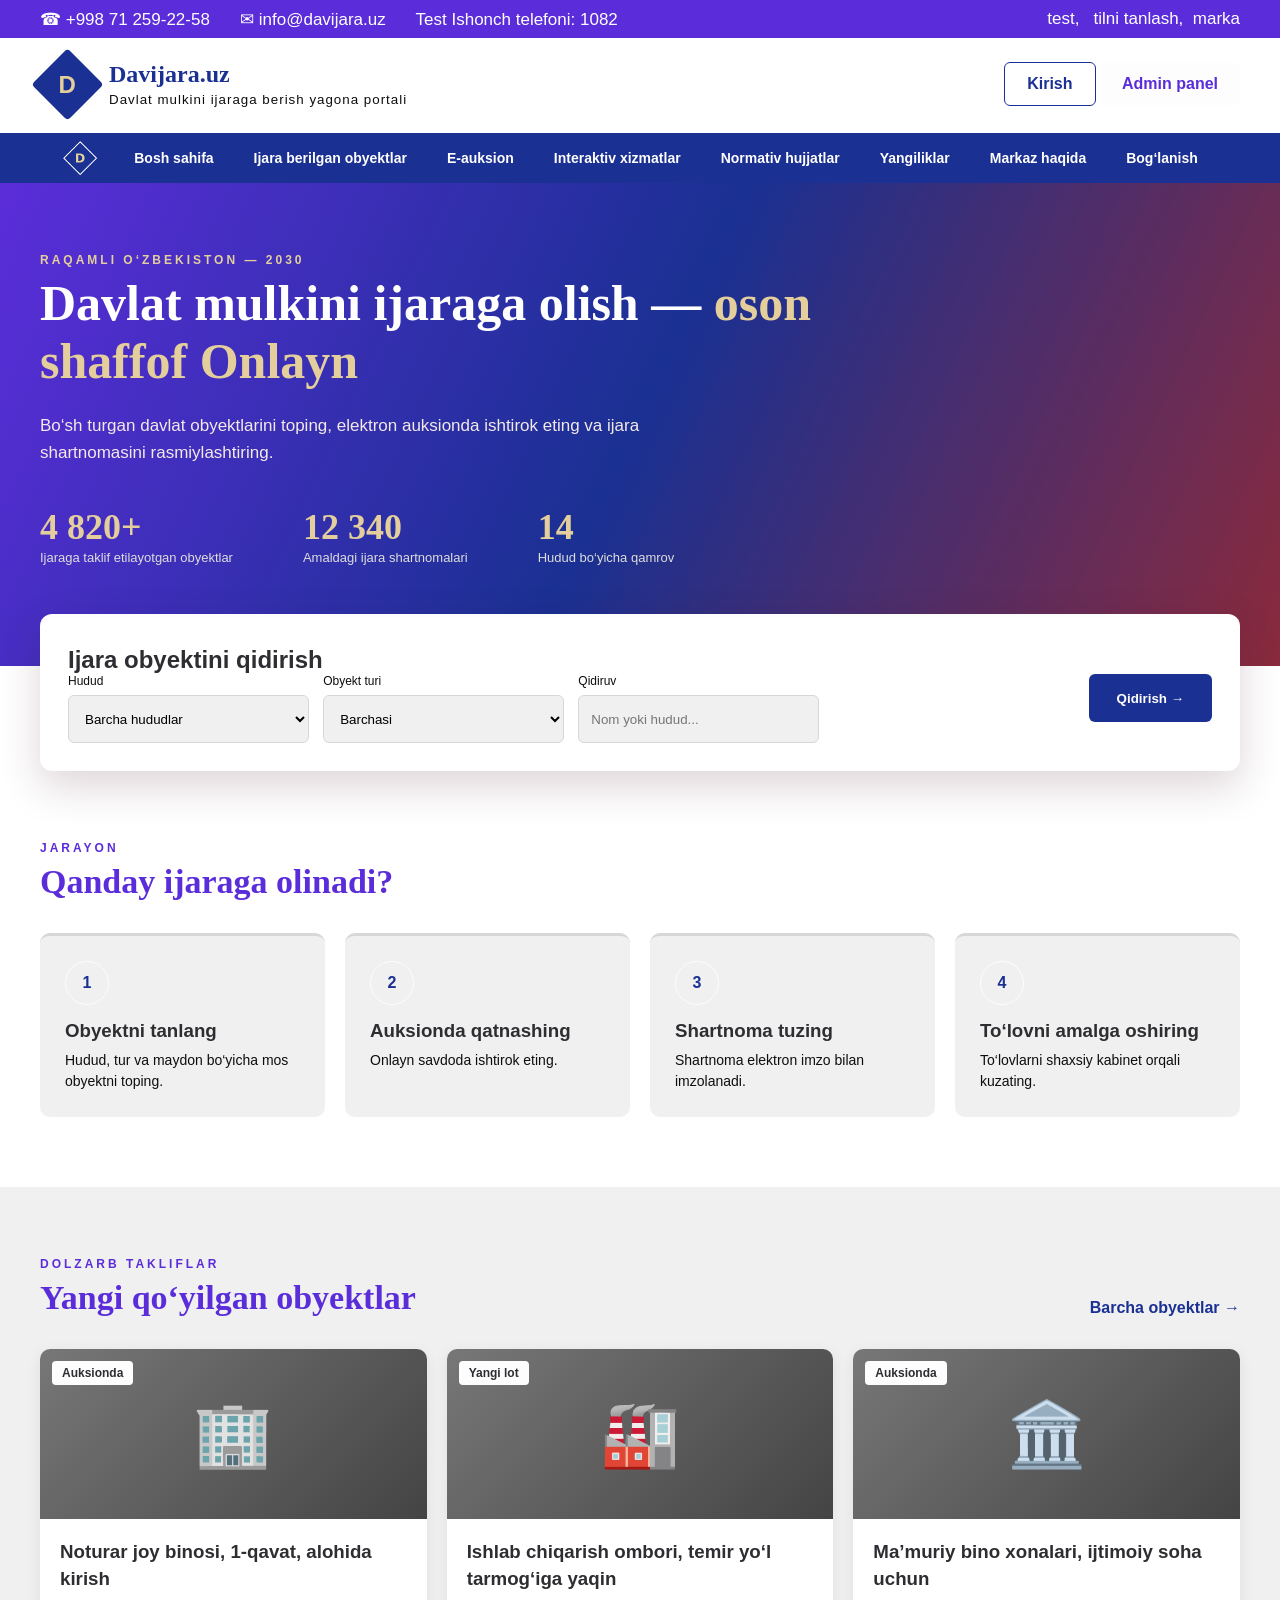
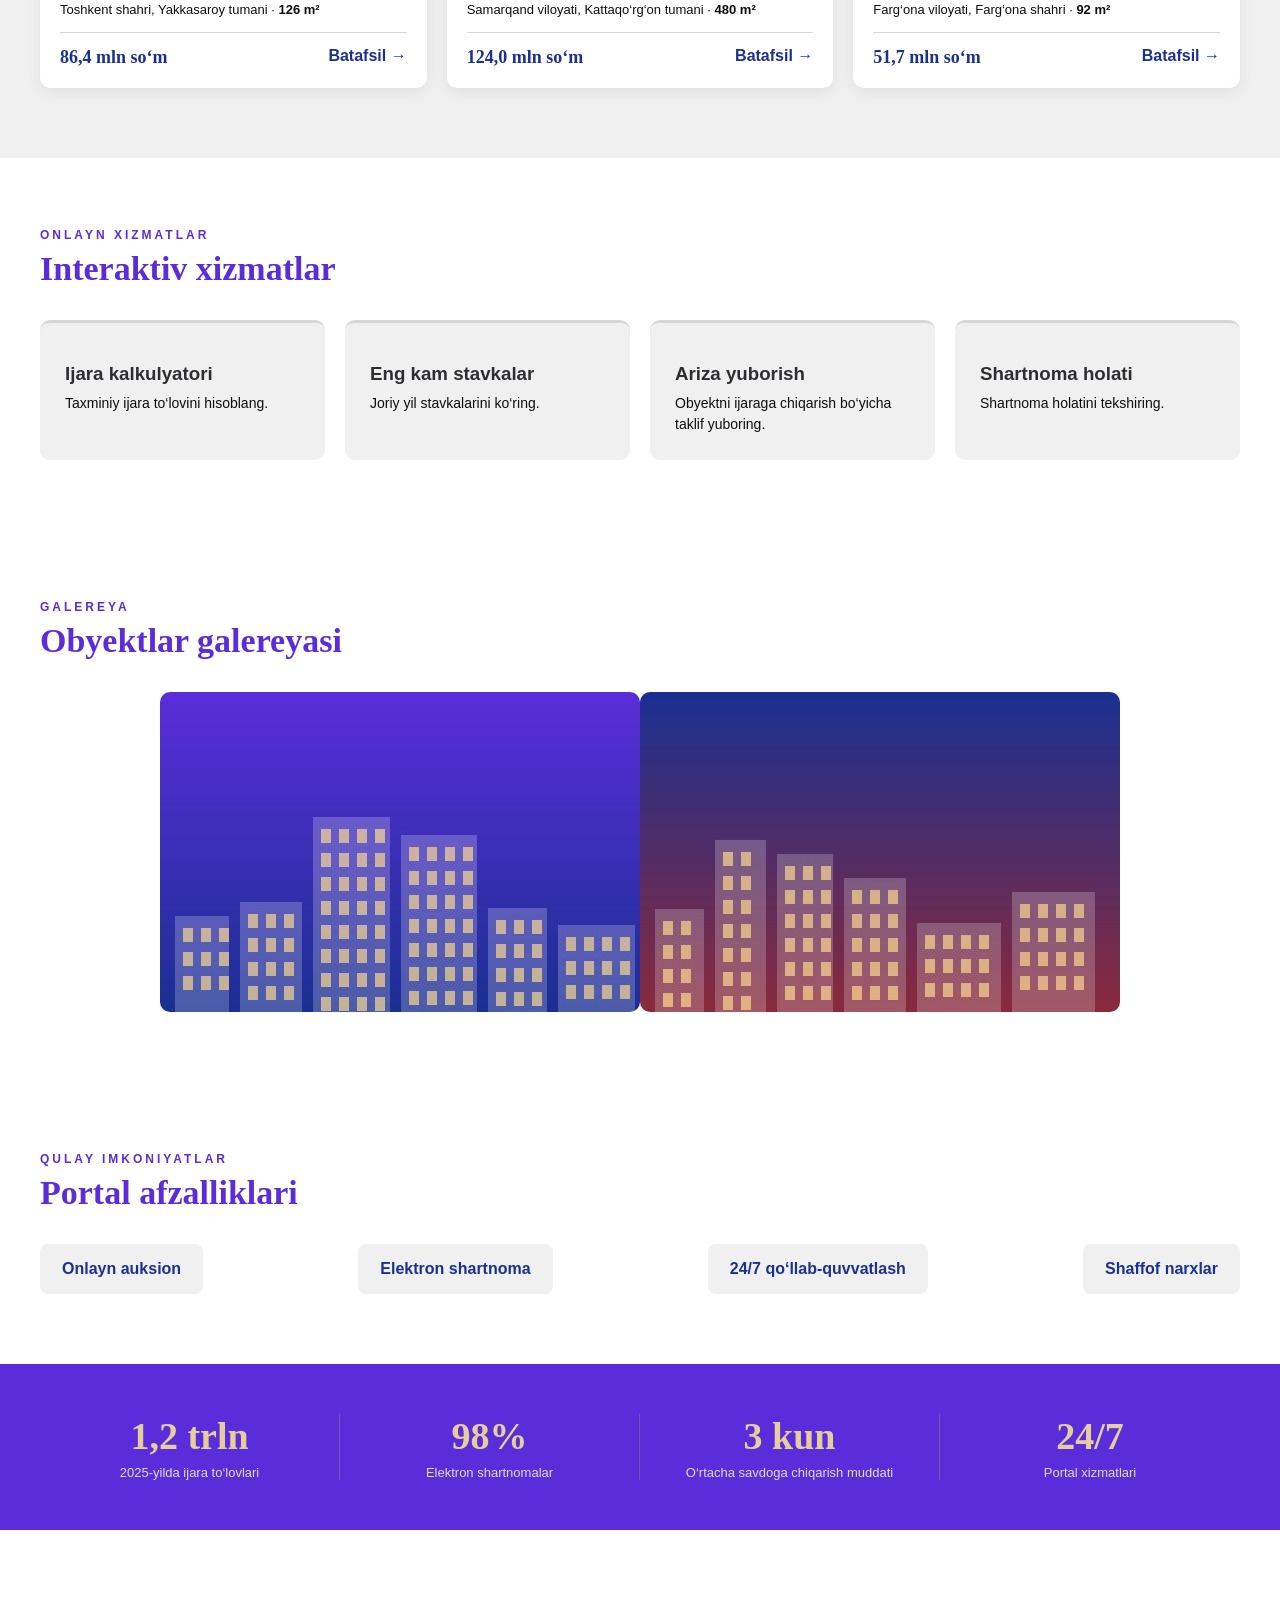
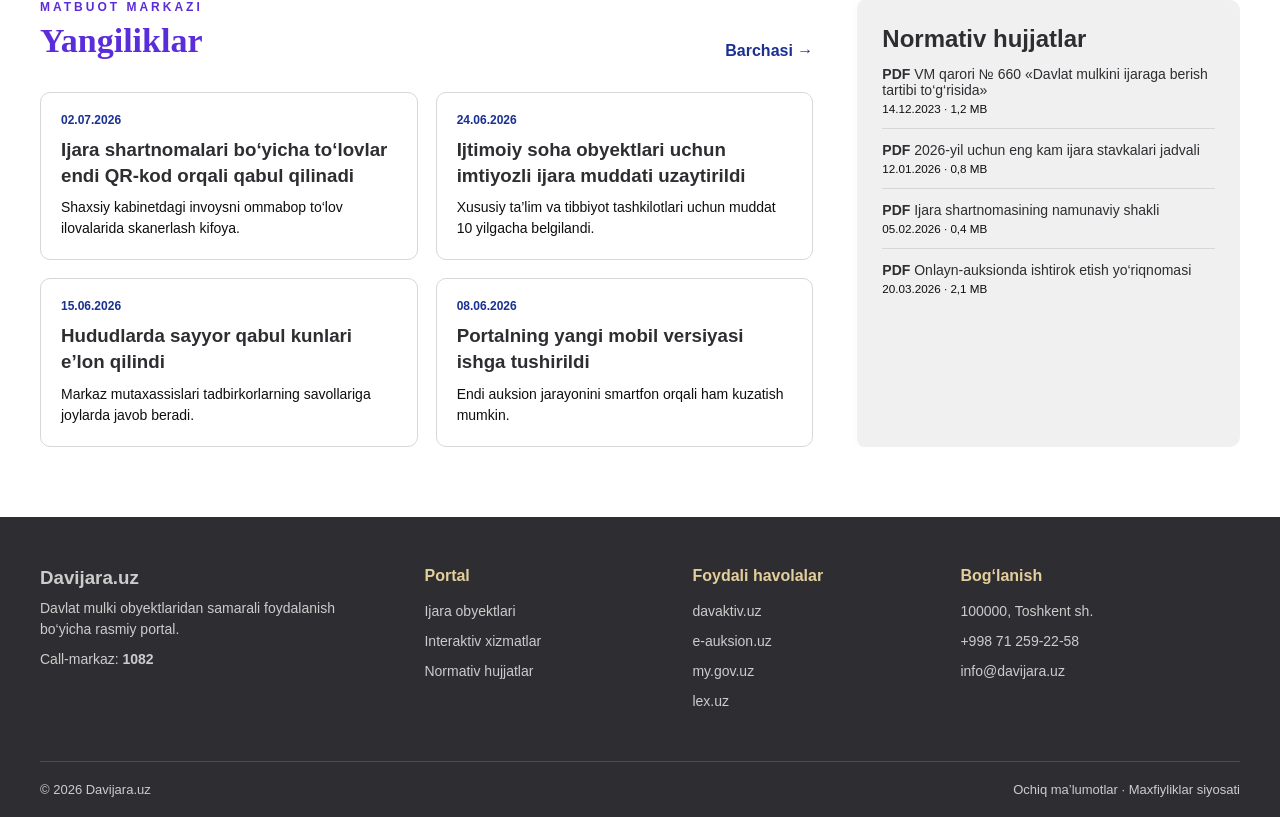
<file: index.html>
<!doctype html>
<html lang="uz"><head>
    <meta charset="UTF-8">
    <meta name="viewport" content="width=device-width,initial-scale=1">
    <title>Ijara-test</title>
    <link rel="stylesheet" href="css/style.css">
    <link rel="icon" href="favicon.ico"></head>
    <body>
    <a href="#main" class="skip-link">Asosiy mazmunga o'tish</a>
    <div class="topbar">
        <div class="container"><div>☎ <span data-phone>+998 71 259-22-58</span> &nbsp; ✉ <span data-email>info@davijara.uz</span> &nbsp; Test Ishonch telefoni:
        <span data-hotline>1082</span>
    </div><div> test, &nbsp; tilni tanlash, &nbsp;marka</div></div></div>
    <header><div class="container header-main">
        <a class="brand" href="index.html" style="text-decoration:none">
            <div class="logo"><span>D</span></div><div class="brand-text">
                <b data-site-name>Davijara.uz</b>
                <small>Davlat mulkini ijaraga berish yagona portali</small>
            </div></a><div><a class="btn btn-outline" href="pages/login.html">Kirish</a>
                            <a class="btn btn-gold" href="pages/admin.html">Admin panel</a>
        </div></div>
    </header>
    <nav>
        <div class="container">
            <img src="images/logo-icon.png" alt="Markaz.uz logotipi">
            <ul class="nav-list">
                <li><a href="index.html">Bosh sahifa</a></li>
                <li><a href="pages/objects.html">Ijara berilgan obyektlar</a></li>
                <li><a href="#">E-auksion</a></li>
                <li><a href="pages/services.html">Interaktiv xizmatlar</a></li>
                <li><a href="pages/docs.html">Normativ hujjatlar</a></li>
                <li><a href="pages/news.html">Yangiliklar</a></li>
                <li><a href="#">Markaz haqida</a></li>
                <li><a href="#">Bog‘lanish</a></li>
            </ul>
        </div>
    </nav>
    <main id="main">
    <div class="hero">
        <div class="container">
            <div class="sec-eyebrow">Raqamli O‘zbekiston — 2030 </div>
            <h1>Davlat mulkini ijaraga olish —
                <span class="word-rotator">
                <em>oson</em>
                <em>shaffof</em>
                <em>Onlayn</em>
            </span>
            </h1>
            <p>Bo‘sh turgan davlat obyektlarini toping, elektron auksionda ishtirok eting va ijara shartnomasini rasmiylashtiring.</p>
            <div class="hero-stats"><div>
                <strong>4 820+</strong>
                <span>Ijaraga taklif etilayotgan obyektlar</span>
            </div>
            <div>
                <strong>12 340</strong>
                <span>Amaldagi ijara shartnomalari</span>
            </div>
            <div>
                <strong>14</strong>
                <span>Hudud bo‘yicha qamrov</span>
            </div>
        </div>
    </div>
</div>
<div class="container search-wrap">
    <div class="search">
        <h2>Ijara obyektini qidirish</h2>
        <div class="search-row">
            <div class="field">
               <label for="region">Hudud</label>
                <select id="region">
                    <option value="">Barcha hududlar</option>
                    <option value="">Qoraqalpog'iston Respublikasi</option>
                    <option value="">Andijon viloyatii </option>
                    <option value="">Buxoro viloyati</option>
                    <option value="">Jizzax viloyati</option>
                    <option value="">Qashqadaryo viloyati</option>
                </select>
            </div>
            <div class="field">
                <label for="type">Obyekt turi</label>
                <select id="type">
                    <option value="">Barchasi</option>
                </select>
            </div>
            <div class="field"><label for="query">Qidiruv</label>
                <input id="query" placeholder="Nom yoki hudud...">
            </div>
            <div>

            </div>
            <button class="search-btn" onclick="location.href='pages/objects.html'">Qidirish →</button>
        </div></div></div><section><div class="container">
            <div class="sec-head"><div>
                <div class="sec-eyebrow">Jarayon</div>
                <div class="sec-title">Qanday ijaraga olinadi?</div></div></div>
            <div class="steps">
                <div class="step">
                    <div class="num-circle">1</div>
                    <h3>Obyektni tanlang</h3>
                    <p>Hudud, tur va maydon bo‘yicha mos obyektni toping.</p>
                </div><div class="step">
                    <div class="num-circle">2</div>
                    <h3>Auksionda qatnashing</h3>
                    <p>Onlayn savdoda ishtirok eting.</p>
                </div>
                <div class="step">
                    <div class="num-circle">3</div>
                    <h3>Shartnoma tuzing</h3>
                    <p>Shartnoma elektron imzo bilan imzolanadi.</p>
                </div>
                <div class="step">
                    <div class="num-circle">4</div>
                    <h3>To‘lovni amalga oshiring</h3>
                    <p>To‘lovlarni shaxsiy kabinet orqali kuzating.</p>
                </div>
            </div>
        </div>
    </section>
    <section class="lots-sec">
        <div class="container">
            <div class="sec-head">
                <div>
                    <div class="sec-eyebrow">Dolzarb takliflar</div>
                    <div class="sec-title">Yangi qo‘yilgan obyektlar</div>
                </div>
                <a class="sec-link" href="pages/objects.html">Barcha obyektlar →</a>
            </div>
            <div class="lots" id="lots"></div>
        </div>
    </section>
    <section><div class="container">
        <div class="sec-head"><div>
            <div class="sec-eyebrow">Onlayn xizmatlar</div>
            <div class="sec-title">Interaktiv xizmatlar</div>
        </div>
    </div>
    <div class="services">
        <div class="svc">
            <h3>Ijara kalkulyatori</h3>
            <p>Taxminiy ijara to‘lovini hisoblang.</p>
        </div><div class="svc">
            <h3>Eng kam stavkalar</h3>
            <p>Joriy yil stavkalarini ko‘ring.</p>
        </div><div class="svc">
            <h3>Ariza yuborish</h3>
            <p>Obyektni ijaraga chiqarish bo‘yicha taklif yuboring.</p>
        </div><div class="svc">
            <h3>Shartnoma holati</h3>
            <p>Shartnoma holatini tekshiring.</p>
        </div></div></div></section>
    <section>
        <div class="container">
            <div class="sec-head">
                <div>
                    <div class="sec-eyebrow">Galereya</div>
                    <div class="sec-title">Obyektlar galereyasi</div>
                </div>
            </div>
            <div class="grid">
                <img src="images/gallery-1.jpg" alt="Ijaraga taklif etilgan obyekt rasmi 1">
                <img src="images/gallery-2.jpg" alt="Ijaraga taklif etilgan obyekt rasmi 2">
            </div>
        </div>
    </section>
    <section>
        <div class="container">
            <div class="sec-head">
                <div>
                    <div class="sec-eyebrow">Qulay imkoniyatlar</div>
                    <div class="sec-title">Portal afzalliklari</div>
                </div>
            </div>
            <div class="flex">
                <div class="flex-item">Onlayn auksion</div>
                <div class="flex-item">Elektron shartnoma</div>
                <div class="flex-item">24/7 qo‘llab-quvvatlash</div>
                <div class="flex-item">Shaffof narxlar</div>
            </div>
        </div>
    </section>
    <div class="band">
            <div class="container">
                <div class="cell">

                    <strong>1,2 trln</strong>
                    <span>2025-yilda ijara to‘lovlari</span>
                </div><div class="cell"><strong>98%</strong>
                    <span>Elektron shartnomalar</span>
                </div><div class="cell"><strong>3 kun</strong>
                    <span>O‘rtacha savdoga chiqarish muddati</span>
                </div><div class="cell"><strong>24/7</strong>
                    <span>Portal xizmatlari</span>
                </div>
            </div>
        </div>
        <section>
            <div class="container split"><div>
                <div class="sec-head"><div>
                    <div class="sec-eyebrow">Matbuot markazi</div>
                    <div class="sec-title">Yangiliklar</div>
                </div>
                <a class="sec-link" href="pages/news.html">Barchasi →</a>
            </div>
            <div class="news" id="news">

            </div>
        </div>
        <div class="docs">
            <h2>Normativ hujjatlar</h2>
            <div id="docs"></div>
        </div>
    </div>
</section>
    </main>
<footer>
    <div class="container">
        <div class="f-grid"><div>
            <h3 data-site-name>Davijara.uz</h3>
            <p>Davlat mulki obyektlaridan samarali foydalanish bo‘yicha rasmiy portal.</p>
            <p>Call-markaz:
                <b data-hotline>1082</b>
            </p>
        </div>
        <div>
            <h4>Portal</h4>
            <a href="pages/objects.html">Ijara obyektlari</a>
            <a href="pages/services.html">Interaktiv xizmatlar</a>
            <a href="pages/docs.html">Normativ hujjatlar</a>
        </div>
        <div>
            <h4>Foydali havolalar</h4>
            <a href="#">davaktiv.uz</a>
            <a href="#">e-auksion.uz</a>
            <a href="#">my.gov.uz</a>
            <a href="#">lex.uz</a>
        </div>
        <div>
            <h4>Bog‘lanish</h4>
            <p>100000, Toshkent sh.</p>
            <p data-phone>+998 71 259-22-58</p>
            <p data-email>info@davijara.uz</p>
        </div>
    </div>
    <div class="f-bottom">
        <span>© 2026 Davijara.uz</span>
        <span>Ochiq ma’lumotlar · Maxfiyliklar siyosati</span>
    </div>
</div>
</footer>
<script src="js/app.js"></script>
</body>
</html>
</file>
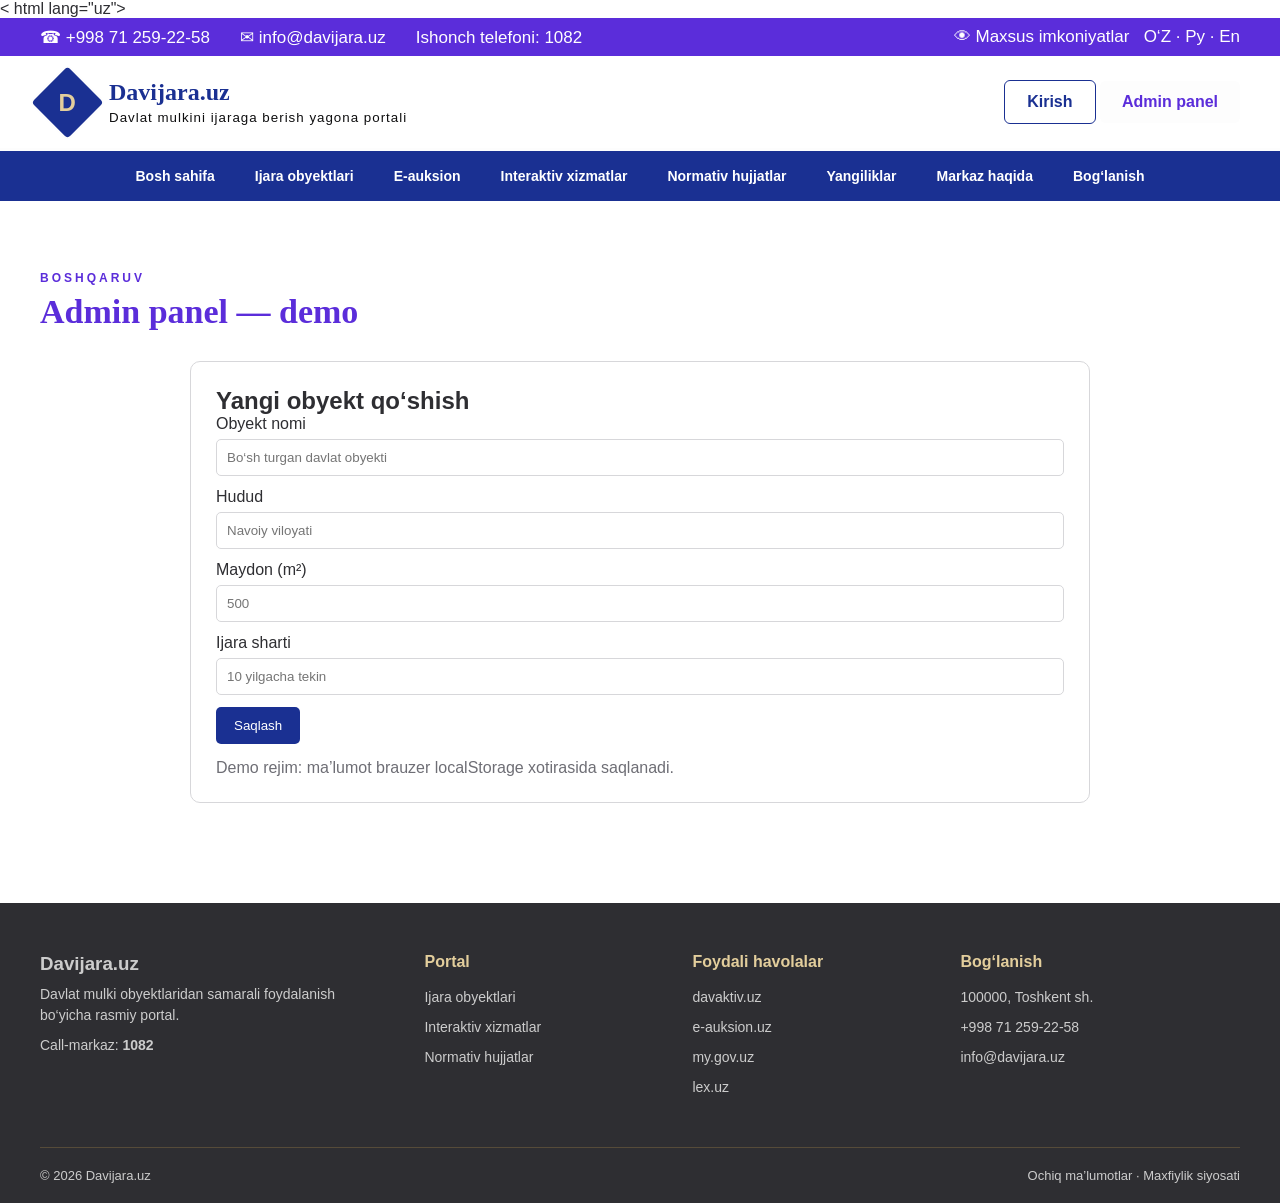
<file: admin.html>
<!doctype html><
html lang="uz"><head>
    <meta charset="UTF-8">
    <meta name="viewport" content="width=device-width,initial-scale=1">
    <title>Admin panel</title><link rel="stylesheet" href="../css/style.css">
</head>
<body>
    <div class="topbar">
        <div class="container">
            <div>☎ 
            <span data-phone></span>
             &nbsp; ✉ <span data-email>

             </span> &nbsp; Ishonch telefoni: <span data-hotline></span>
            </div><div>👁 Maxsus imkoniyatlar &nbsp; O‘Z · Ру · En</div></div>
        </div><header><div class="container header-main"><a class="brand" href="index.html" style="text-decoration:none">
            <div class="logo"><span>D</span></div><div class="brand-text"><b data-site-name>Test obyekt</b>
                <small>Davlat mulkini ijaraga berish yagona portali</small>
            </div>
        </a>
        <div>
            <a class="btn btn-outline" href="pages/login.html">Kirish</a> 
            <a class="btn btn-gold" href="pages/admin.html">Admin panel</a>
        </div>
    </div>
</header>
<nav>
    <div class="container">
        <a href="index.html">Bosh sahifa</a>
        <a href="pages/objects.html">Ijara obyektlari</a>
        <a href="#">E-auksion</a>
        <a href="pages/services.html">Interaktiv xizmatlar</a>
        <a href="pages/docs.html">Normativ hujjatlar</a>
        <a href="pages/news.html">Yangiliklar</a>
        <a href="#">Markaz haqida</a>
        <a href="#">Bog‘lanish</a>
    </div>
</nav>
<section>
    <div class="container">
        <div class="sec-eyebrow">Boshqaruv</div>
        <div class="sec-title">Admin panel — demo</div>
        <div class="admin-panel">
            <h2>Yangi obyekt qo‘shish</h2>
            <label>Obyekt nomi</label>
            <input id="a-title" placeholder="Bo‘sh turgan davlat obyekti">
            <label>Hudud</label>
            <input id="a-region" placeholder="Navoiy viloyati">
            <label>Maydon (m²)</label>
            <input id="a-area" placeholder="500">
            <label>Ijara sharti</label>
            <input id="a-price" placeholder="10 yilgacha tekin">
            <button onclick="addObject()">Saqlash</button>
            <p style="margin-top:15px;color:#6e6e75">Demo rejim: ma’lumot brauzer localStorage xotirasida saqlanadi.</p>
        </div>
    </div>
</section>
<footer>
    <div class="container">
        <div class="f-grid"><div>
            <h3 data-site-name>DAVIJARA.UZ</h3>
            <p>Davlat mulki obyektlaridan samarali foydalanish bo‘yicha rasmiy portal.</p>
            <p>Call-markaz: <b data-hotline>1082</b>
            </p>
        </div>
        <div>
            <h4>Portal</h4>
            <a href="pages/objects.html">Ijara obyektlari</a>
            <a href="pages/services.html">Interaktiv xizmatlar</a>
            <a href="pages/docs.html">Normativ hujjatlar</a>
        </div>
        <div>
            <h4>Foydali havolalar</h4>
            <a href="#">davaktiv.uz</a>
            <a href="#">e-auksion.uz</a>
            <a href="#">my.gov.uz</a>
            <a href="#">lex.uz</a>
        </div>
        <div>
            <h4>Bog‘lanish</h4>
            <p>100000, Toshkent sh.</p>
            <p data-phone></p>
            <p data-email></p>
        </div>
    </div>
    <div class="f-bottom">
        <span>© 2026 Davijara.uz</span>
        <span>Ochiq ma’lumotlar · Maxfiylik siyosati</span>
    </div>
</div>
</footer>
<script src="../js/app.js"></script>
</body>
</html>
</file>
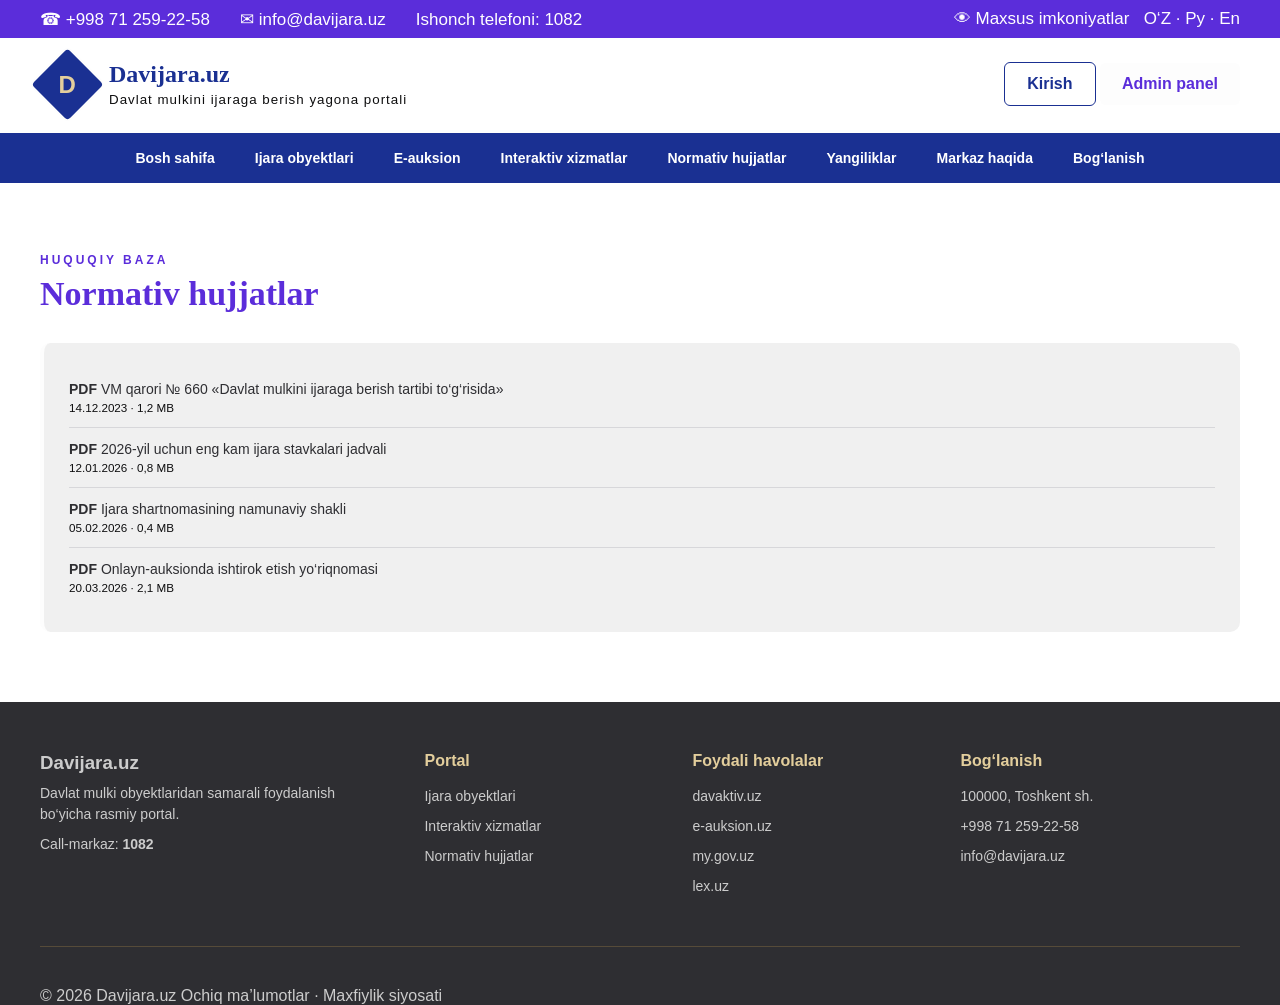
<file: docs.html>
<!doctype html>
<html lang="uz">
    <head>
        <meta charset="UTF-8">
        <meta name="viewport" content="width=device-width,initial-scale=1">
        <title>Normativ hujjatlar</title>
        <link rel="stylesheet" href="../css/style.css">
    </head>
    <body>
        <div class="topbar">
            <div class="container">
                <div>☎ <span data-phone>
                </span> &nbsp; ✉ <span data-email>                 
                </span> &nbsp; Ishonch telefoni: <span data-hotline></span>
            </div>
            <div>👁 Maxsus imkoniyatlar &nbsp; O‘Z · Ру · En</div>
        </div>
    </div>
    <header>
        <div class="container header-main">
            <a class="brand" href="index.html" style="text-decoration:none">
                <div class="logo"><span>D</span>
                </div>
                <div class="brand-text">
                    <b data-site-name>DAVIJARA.UZ</b>
                    <small>Davlat mulkini ijaraga berish yagona portali</small>
                </div>
            </a>
            <div>
                <a class="btn btn-outline" href="pages/login.html">Kirish</a> 
                <a class="btn btn-gold" href="pages/admin.html">Admin panel</a>
            </div>
        </div>
    </header>
    <nav>
        <div class="container">
            <a href="index.html">Bosh sahifa</a>
            <a href="pages/objects.html">Ijara obyektlari</a>
            <a href="#">E-auksion</a>
            <a href="pages/services.html">Interaktiv xizmatlar</a>
            <a href="pages/docs.html">Normativ hujjatlar</a>
            <a href="pages/news.html">Yangiliklar</a>
            <a href="#">Markaz haqida</a>
            <a href="#">Bog‘lanish</a>
        </div>
    </nav>
    <section>
        <div class="container">
            <div class="sec-eyebrow">Huquqiy baza</div>
            <div class="sec-title">Normativ hujjatlar</div>
            <div class="docs" id="docs" style="margin-top:30px"></div>
        </div>
    </section>
    <footer>
        <div class="container">
            <div class="f-grid">
                <div>
                    <h3 data-site-name>DAVIJARA.UZ</h3>
                    <p>Davlat mulki obyektlaridan samarali foydalanish bo‘yicha rasmiy portal.</p>
                    <p>Call-markaz: <b data-hotline>1082</b></p>
                </div>
                <div>
                    <h4>Portal</h4>
                    <a href="pages/objects.html">Ijara obyektlari</a>
                    <a href="pages/services.html">Interaktiv xizmatlar</a>
                    <a href="pages/docs.html">Normativ hujjatlar</a></div>
                    <div>
                        <h4>Foydali havolalar</h4>
                        <a href="#">davaktiv.uz</a>
                        <a href="#">e-auksion.uz</a>
                        <a href="#">my.gov.uz</a>
                        <a href="#">lex.uz</a>
                    </div>
                    <div>
                        <h4>Bog‘lanish</h4>
                        <p>100000, Toshkent sh.</p>
                        <p data-phone></p>
                        <p data-email></p>
                    </div>
                </div>
                <div class="f-bottom"></div>
                <span>© 2026 Davijara.uz</span>
                <span>Ochiq ma’lumotlar · Maxfiylik siyosati</span>
            </div>
        </div>
    </footer>
    <script src="../js/app.js"></script>
</body>
</html>
</file>
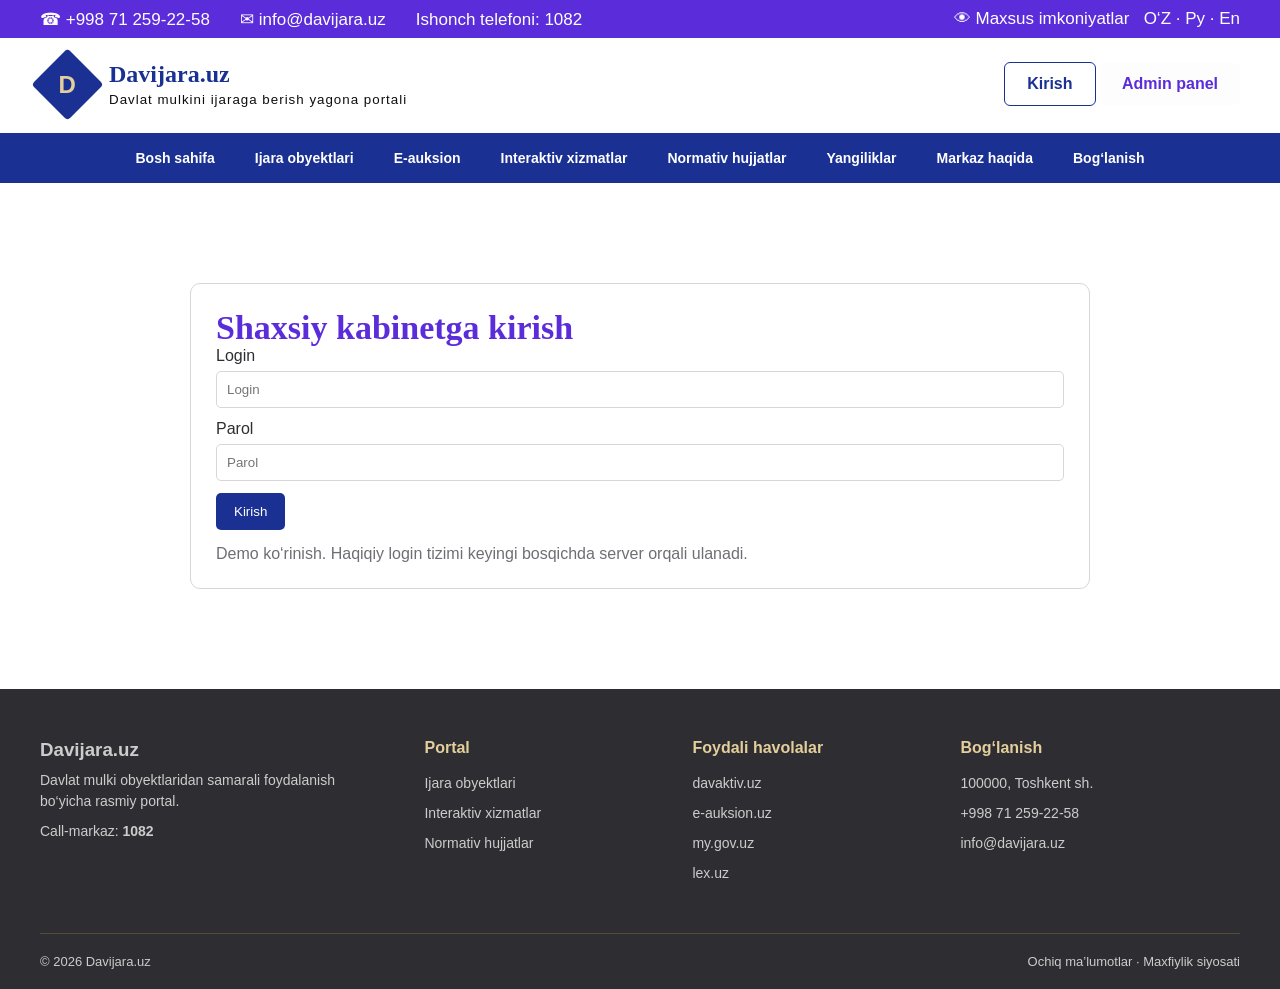
<file: login.html>
<!doctype html>
<html lang="uz">
    <head>
        <meta charset="UTF-8">
        <meta name="viewport" content="width=device-width,initial-scale=1">
        <title>Kirish</title>
        <link rel="stylesheet" href="../css/style.css">
    </head>
    <body>
        <div class="topbar">
            <div class="container">
                <div>☎ <span data-phone></span> &nbsp; ✉ <span data-email></span> &nbsp; Ishonch telefoni: <span data-hotline></span>
                </div><div>👁 Maxsus imkoniyatlar &nbsp; O‘Z · Ру · En</div>
            </div>
        </div>
        <header>
            <div class="container header-main">
                <a class="brand" href="index.html" style="text-decoration:none">
                    <div class="logo"><span>D</span>
                    </div>
                    <div class="brand-text">
                        <b data-site-name>DAVIJARA.UZ</b>
                        <small>Davlat mulkini ijaraga berish yagona portali</small>
                    </div>
                </a>
                <div>
                    <a class="btn btn-outline" href="pages/login.html">Kirish</a>
                    <a class="btn btn-gold" href="pages/admin.html">Admin panel</a>
                </div>
            </div>
        </header>
        <nav>
            <div class="container">
                <a href="index.html">Bosh sahifa</a>
                <a href="pages/objects.html">Ijara obyektlari</a>
                <a href="#">E-auksion</a>
                <a href="pages/services.html">Interaktiv xizmatlar</a>
                <a href="pages/docs.html">Normativ hujjatlar</a>
                <a href="pages/news.html">Yangiliklar</a>
                <a href="#">Markaz haqida</a>
                <a href="#">Bog‘lanish</a>
            </div>
        </nav>
        <section>
            <div class="container">
                <div class="admin-panel">
                    <div class="sec-title">Shaxsiy kabinetga kirish</div>
                    <label>Login</label>
                    <input placeholder="Login">
                    <label>Parol</label>
                    <input type="password" placeholder="Parol">
                    <button>Kirish</button>
                    <p style="margin-top:15px;color:#6e6e75">Demo ko‘rinish. Haqiqiy login tizimi keyingi bosqichda server orqali ulanadi.</p>
                </div>
            </div>
        </section>
        <footer>
            <div class="container">
                <div class="f-grid">
                    <div>
                        <h3 data-site-name>DAVIJARA.UZ</h3>
                        <p>Davlat mulki obyektlaridan samarali foydalanish bo‘yicha rasmiy portal.</p>
                        <p>Call-markaz: <b data-hotline>1082</b>
                        </p>
                    </div>
                    <div>
                        <h4>Portal</h4>
                        <a href="pages/objects.html">Ijara obyektlari</a>
                        <a href="pages/services.html">Interaktiv xizmatlar</a>
                        <a href="pages/docs.html">Normativ hujjatlar</a>
                    </div>
                    <div>
                        <h4>Foydali havolalar</h4>
                        <a href="#">davaktiv.uz</a>
                        <a href="#">e-auksion.uz</a>
                        <a href="#">my.gov.uz</a>
                        <a href="#">lex.uz</a>
                    </div>
                    <div>
                        <h4>Bog‘lanish</h4>
                        <p>100000, Toshkent sh.</p>
                        <p data-phone></p>
                        <p data-email></p>
                    </div>
                </div>
                <div class="f-bottom">
                    <span>© 2026 Davijara.uz</span>
                    <span>Ochiq ma’lumotlar · Maxfiylik siyosati</span>
                </div>
            </div>
        </footer>
        <script src="../js/app.js"></script>
    </body>
    </html>
</file>
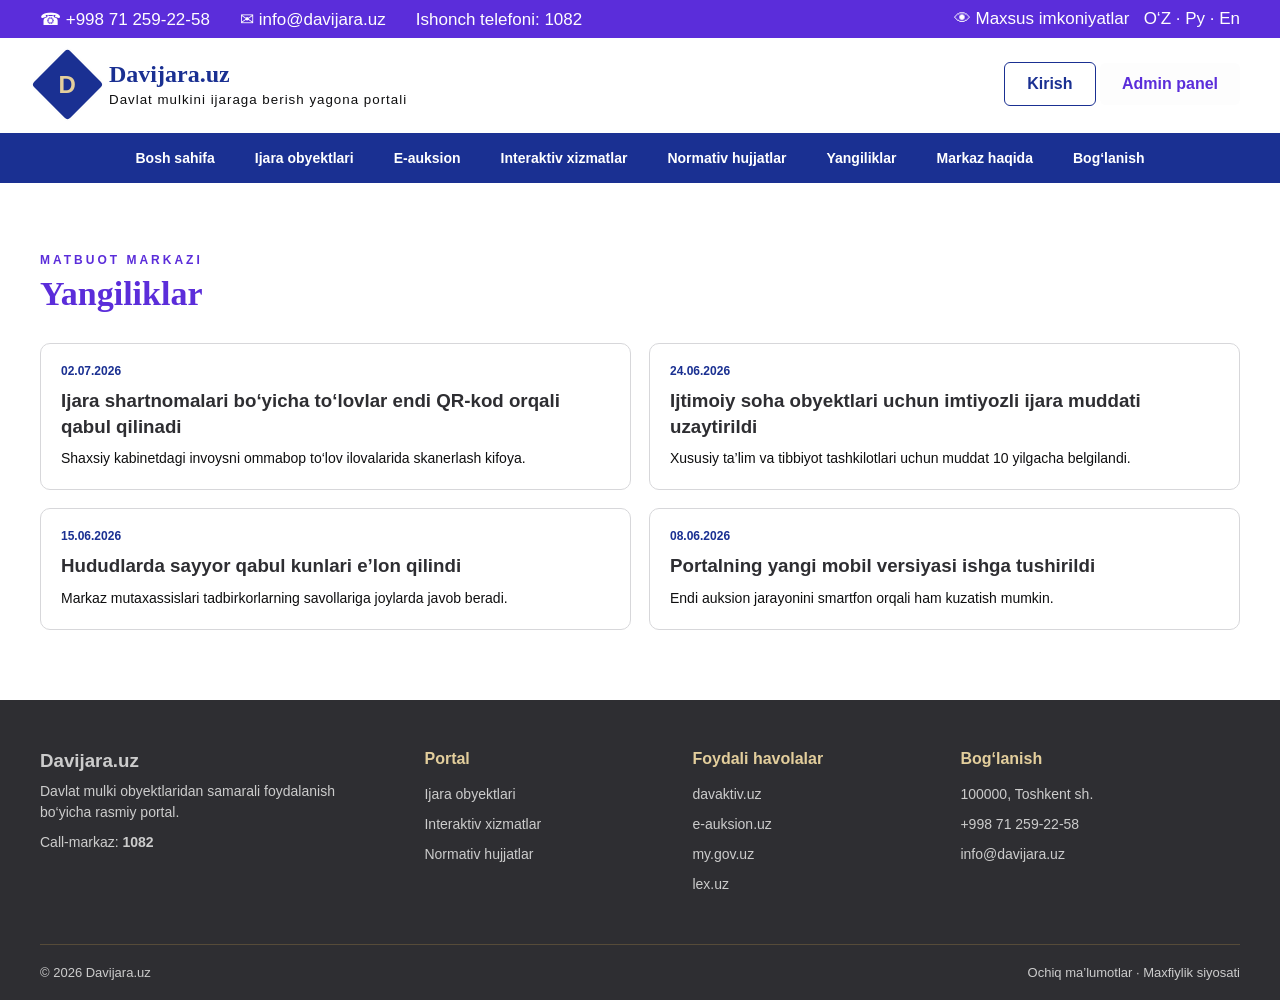
<file: news.html>
<!doctype html>
<html lang="uz">
    <head><meta charset="UTF-8">
        <meta name="viewport" content="width=device-width,initial-scale=1">
        <title>Yangiliklar</title>
        <link rel="stylesheet" href="../css/style.css"></head>
        <body><div class="topbar">
            <div class="container">
                <div>☎ <span data-phone></span> &nbsp; ✉ <span data-email></span> &nbsp; Ishonch telefoni: <span data-hotline></span>
                </div><div>👁 Maxsus imkoniyatlar &nbsp; O‘Z · Ру · En</div>
            </div>
        </div>
        <header>
            <div class="container header-main">
                <a class="brand" href="index.html" style="text-decoration:none">
                    <div class="logo"><span>D</span>
                    </div><div class="brand-text">
                        <b data-site-name>DAVIJARA.UZ</b>
                        <small>Davlat mulkini ijaraga berish yagona portali</small>
                    </div>
                </a>
                <div>
                    <a class="btn btn-outline" href="pages/login.html">Kirish</a>
                    <a class="btn btn-gold" href="pages/admin.html">Admin panel</a>
                </div>
            </div>
        </header>
        <nav>
            <div class="container">
                <a href="index.html">Bosh sahifa</a>
                <a href="pages/objects.html">Ijara obyektlari</a>
                <a href="#">E-auksion</a>
                <a href="pages/services.html">Interaktiv xizmatlar</a>
                <a href="pages/docs.html">Normativ hujjatlar</a>
                <a href="pages/news.html">Yangiliklar</a>
                <a href="#">Markaz haqida</a>
                <a href="#">Bog‘lanish</a></div>
            </nav>
            <section>
                <div class="container">
                    <div class="sec-eyebrow">Matbuot markazi</div>
                    <div class="sec-title">Yangiliklar</div>
                    <div class="news" id="news" style="margin-top:30px"></div>
                </div>
            </section>
            <footer>
                <div class="container">
                    <div class="f-grid">
                        <div>
                            <h3 data-site-name>DAVIJARA.UZ</h3>
                            <p>Davlat mulki obyektlaridan samarali foydalanish bo‘yicha rasmiy portal.</p>
                            <p>Call-markaz: <b data-hotline>1082</b>
                            </p></div>
                            <div>
                                <h4>Portal</h4>
                                <a href="pages/objects.html">Ijara obyektlari</a>
                                <a href="pages/services.html">Interaktiv xizmatlar</a>
                                <a href="pages/docs.html">Normativ hujjatlar</a></div>
                                <div>
                                    <h4>Foydali havolalar</h4>
                                    <a href="#">davaktiv.uz</a>
                                    <a href="#">e-auksion.uz</a>
                                    <a href="#">my.gov.uz</a>
                                    <a href="#">lex.uz</a>
                                </div>
                                <div>
                                    <h4>Bog‘lanish</h4>
                                    <p>100000, Toshkent sh.</p>
                                    <p data-phone></p>
                                    <p data-email></p>
                                </div>
                            </div>
                            <div class="f-bottom">
                                <span>© 2026 Davijara.uz</span>
                                <span>Ochiq ma’lumotlar · Maxfiylik siyosati</span>
                            </div>
                        </div>
                    </footer>
                    <script src="../js/app.js"></script>
                    </body>
                    </html>
</file>
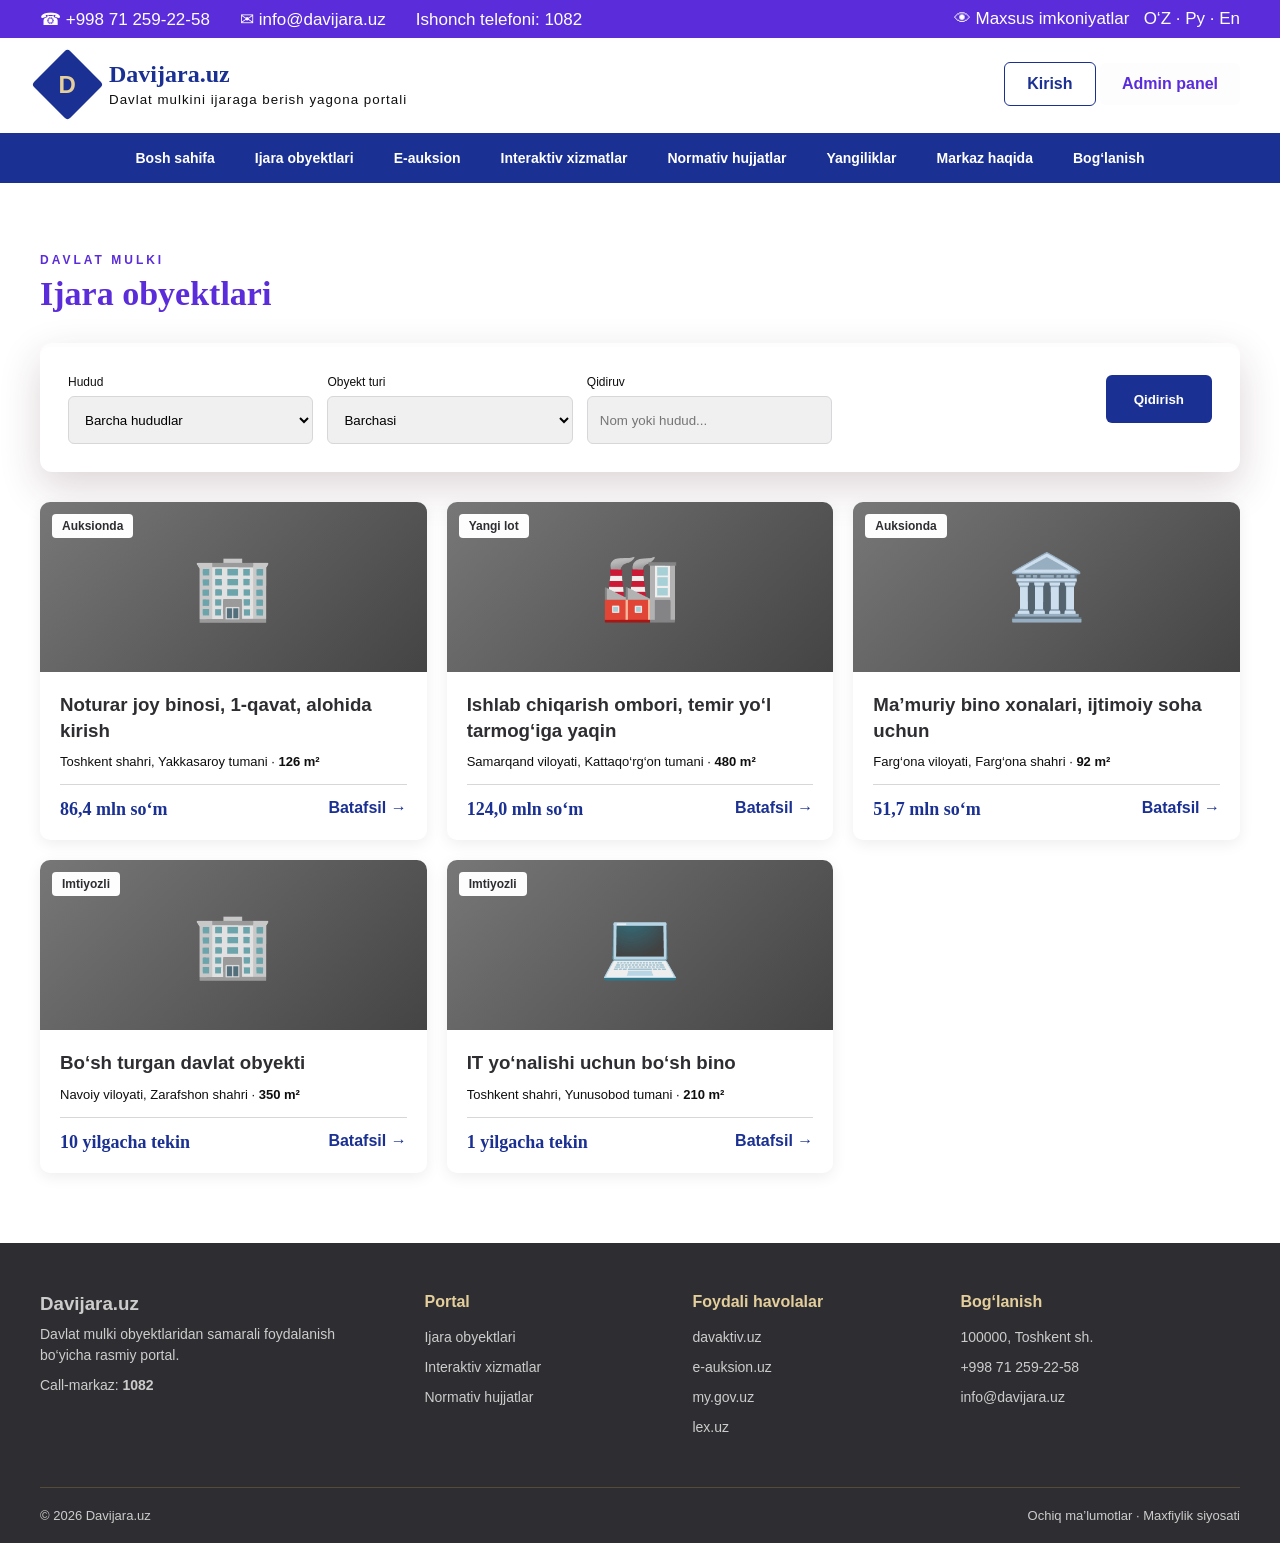
<file: objects.html>
<!doctype html>
<html lang="uz">
    <head>
        <meta charset="UTF-8">
        <meta name="viewport" content="width=device-width,initial-scale=1">
        <title>Ijara obyektlari</title>
        <link rel="stylesheet" href="../css/style.css">
    </head>
    <body>
        <div class="topbar">
            <div class="container">
                <div>☎ <span data-phone></span> &nbsp; ✉ <span data-email>

                </span> &nbsp; Ishonch telefoni: <span data-hotline></span></div>
                <div>👁 Maxsus imkoniyatlar &nbsp; O‘Z · Ру · En</div>
            </div>
        </div>
        <header>
            <div class="container header-main">
                <a class="brand" href="index.html" style="text-decoration:none">
                    <div class="logo">
                        <span>D</span>
                    </div>
                    <div class="brand-text">
                        <b data-site-name>DAVIJARA.UZ</b>
                        <small>Davlat mulkini ijaraga berish yagona portali</small>
                    </div></a>
                    <div>
                        <a class="btn btn-outline" href="pages/login.html">Kirish</a>
                        <a class="btn btn-gold" href="pages/admin.html">Admin panel</a>
                    </div>
                </div>
            </header>
            <nav>
                <div class="container">
                    <a href="index.html">Bosh sahifa</a>
                    <a href="pages/objects.html">Ijara obyektlari</a>
                    <a href="#">E-auksion</a>
                    <a href="pages/services.html">Interaktiv xizmatlar</a>
                    <a href="pages/docs.html">Normativ hujjatlar</a>
                    <a href="pages/news.html">Yangiliklar</a>
                    <a href="#">Markaz haqida</a>
                    <a href="#">Bog‘lanish</a>
                </div>
            </nav>
            <section>
                <div class="container">
                    <div class="sec-eyebrow">Davlat mulki</div>
                    <div class="sec-title">Ijara obyektlari</div>
                    <div class="search" style="margin-top:30px">
                        <div class="search-row">
                            <div class="field">
                                <label>Hudud</label>
                                <select id="region">
                                    <option value="">Barcha hududlar</option>
                                </select>
                            </div>
                            <div class="field">
                                <label>Obyekt turi</label>
                                <select id="type">
                                    <option value="">Barchasi</option>
                                </select>
                            </div>
                            <div class="field">
                                <label>Qidiruv</label>
                                <input id="query" placeholder="Nom yoki hudud...">
                            </div>
                            <div></div>
                            <button class="search-btn" onclick="searchObjects()">Qidirish</button>
                        </div>
                    </div>
                    <div class="lots" id="results" style="margin-top:30px"></div>
                </div>
            </section>
            <footer>
                <div class="container">
                    <div class="f-grid">
                        <div>
                            <h3 data-site-name>DAVIJARA.UZ</h3>
                            <p>Davlat mulki obyektlaridan samarali foydalanish bo‘yicha rasmiy portal.</p>
                            <p>Call-markaz: <b data-hotline>1082</b>
                            </p>
                        </div>
                        <div>
                            <h4>Portal</h4>
                            <a href="pages/objects.html">Ijara obyektlari</a>
                            <a href="pages/services.html">Interaktiv xizmatlar</a>
                            <a href="pages/docs.html">Normativ hujjatlar</a>
                        </div>
                            <div>
                                <h4>Foydali havolalar</h4>
                                <a href="#">davaktiv.uz</a>
                                <a href="#">e-auksion.uz</a>
                                <a href="#">my.gov.uz</a>
                                <a href="#">lex.uz</a>
                            </div>
                            <div>
                                <h4>Bog‘lanish</h4>
                                <p>100000, Toshkent sh.</p>
                                <p data-phone></p>
                                <p data-email></p>
                            </div>
                        </div>
                        <div class="f-bottom">
                            <span>© 2026 Davijara.uz</span>
                            <span>Ochiq ma’lumotlar · Maxfiylik siyosati</span>
                        </div>
                    </div>
                </footer>
                <script src="../js/app.js"></script>
            </body>
            </html>
</file>
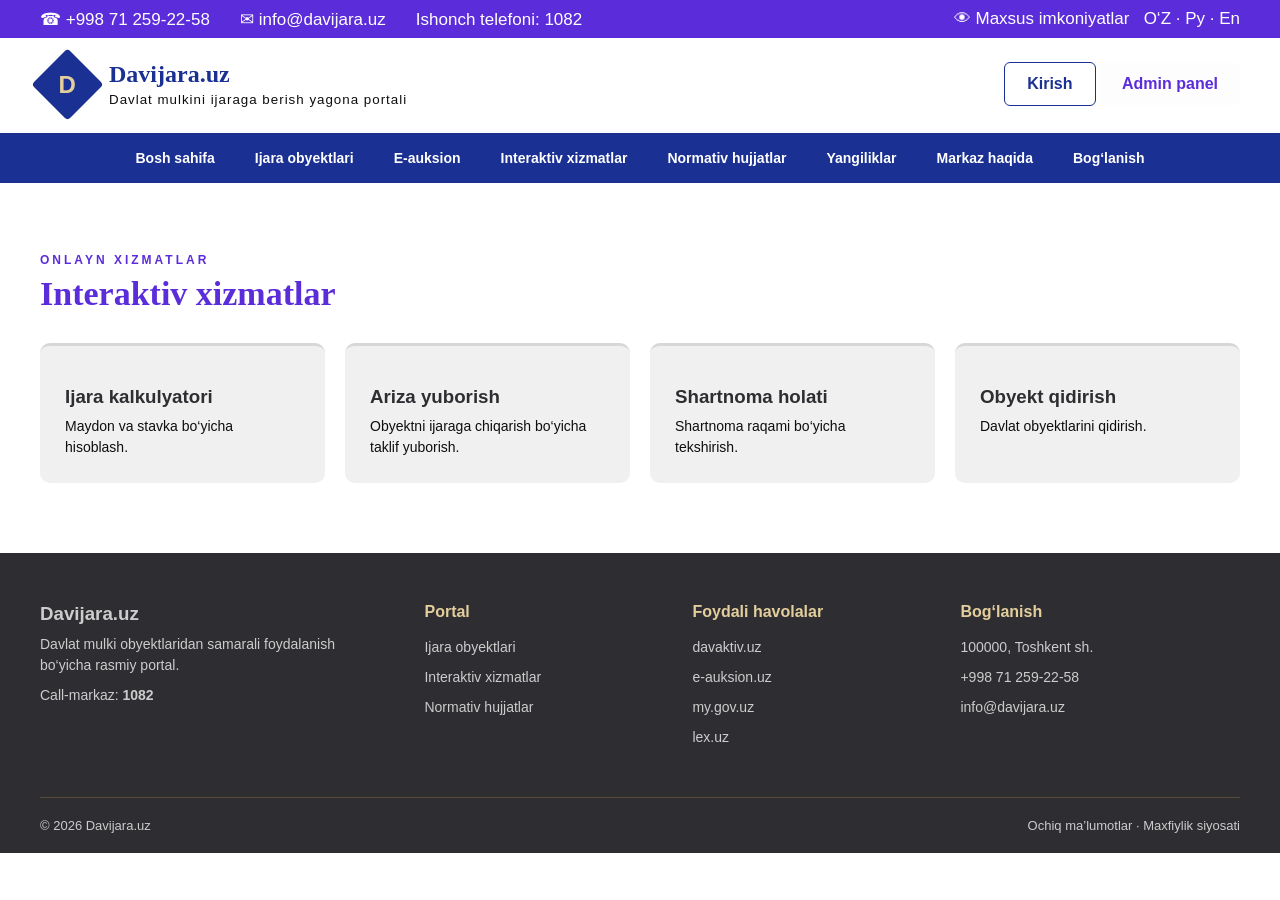
<file: services.html>
<!doctype html>
<html lang="uz">
    <head>
        <meta charset="UTF-8">
        <meta name="viewport" content="width=device-width,initial-scale=1">
        <title>Interaktiv xizmatlar</title>
        <link rel="stylesheet" href="../css/style.css">
    </head>
        <body>
            <div class="topbar">
                <div class="container">
                    <div>☎ <span data-phone></span> &nbsp; ✉ <span data-email></span> &nbsp; Ishonch telefoni: <span data-hotline></span>
                    </div><div>👁 Maxsus imkoniyatlar &nbsp; O‘Z · Ру · En</div></div>
                </div><header><div class="container header-main">
                    <a class="brand" href="index.html" style="text-decoration:none">
                        <div class="logo"><span>D</span>
                        </div><div class="brand-text">
                            <b data-site-name>DAVIJARA.UZ</b>
                            <small>Davlat mulkini ijaraga berish yagona portali</small>
                        </div>
                    </a>
                    <div>
                        <a class="btn btn-outline" href="pages/login.html">Kirish</a>
                        <a class="btn btn-gold" href="pages/admin.html">Admin panel</a>
                    </div>
                </div>
            </header>
            <nav>
                <div class="container">
                    <a href="index.html">Bosh sahifa</a>
                    <a href="pages/objects.html">Ijara obyektlari</a>
                    <a href="#">E-auksion</a>
                    <a href="pages/services.html">Interaktiv xizmatlar</a>
                    <a href="pages/docs.html">Normativ hujjatlar</a>
                    <a href="pages/news.html">Yangiliklar</a>
                    <a href="#">Markaz haqida</a>
                    <a href="#">Bog‘lanish</a>
                </div>
            </nav>
            <section>
                <div class="container"><div class="sec-eyebrow">Onlayn xizmatlar</div>
                <div class="sec-title">Interaktiv xizmatlar</div>
                <div class="services" style="margin-top:30px">
                    <div class="svc">
                    <h3>Ijara kalkulyatori</h3>
                    <p>Maydon va stavka bo‘yicha hisoblash.</p>
                </div>
                <div class="svc">
                    <h3>Ariza yuborish</h3>
                    <p>Obyektni ijaraga chiqarish bo‘yicha taklif yuborish.</p>
                </div>
                <div class="svc">
                    <h3>Shartnoma holati</h3>
                    <p>Shartnoma raqami bo‘yicha tekshirish.</p>
                </div>
                <div class="svc">
                    <h3>Obyekt qidirish</h3>
                    <p>Davlat obyektlarini qidirish.</p>
                </div>
            </div>
        </div>
    </section>
    <footer>
        <div class="container">
            <div class="f-grid">
                <div>
                    <h3 data-site-name>DAVIJARA.UZ</h3>
                    <p>Davlat mulki obyektlaridan samarali foydalanish bo‘yicha rasmiy portal.</p>
                    <p>Call-markaz: <b data-hotline>1082</b>
                    </p>
                </div>
                <div>
                    <h4>Portal</h4>
                    <a href="pages/objects.html">Ijara obyektlari</a>
                    <a href="pages/services.html">Interaktiv xizmatlar</a>
                    <a href="pages/docs.html">Normativ hujjatlar</a>
                </div>
                <div>
                    <h4>Foydali havolalar</h4>
                    <a href="#">davaktiv.uz</a>
                    <a href="#">e-auksion.uz</a>
                    <a href="#">my.gov.uz</a>
                    <a href="#">lex.uz</a>
                </div>
                <div>
                    <h4>Bog‘lanish</h4>
                    <p>100000, Toshkent sh.</p>
                    <p data-phone></p>
                    <p data-email></p>
                </div>
            </div>
            <div class="f-bottom">
                <span>© 2026 Davijara.uz</span>
                <span>Ochiq ma’lumotlar · Maxfiylik siyosati</span>
            </div>
        </div>
    </footer>
    <script src="../js/app.js"></script>
</body>
</html>
</file>
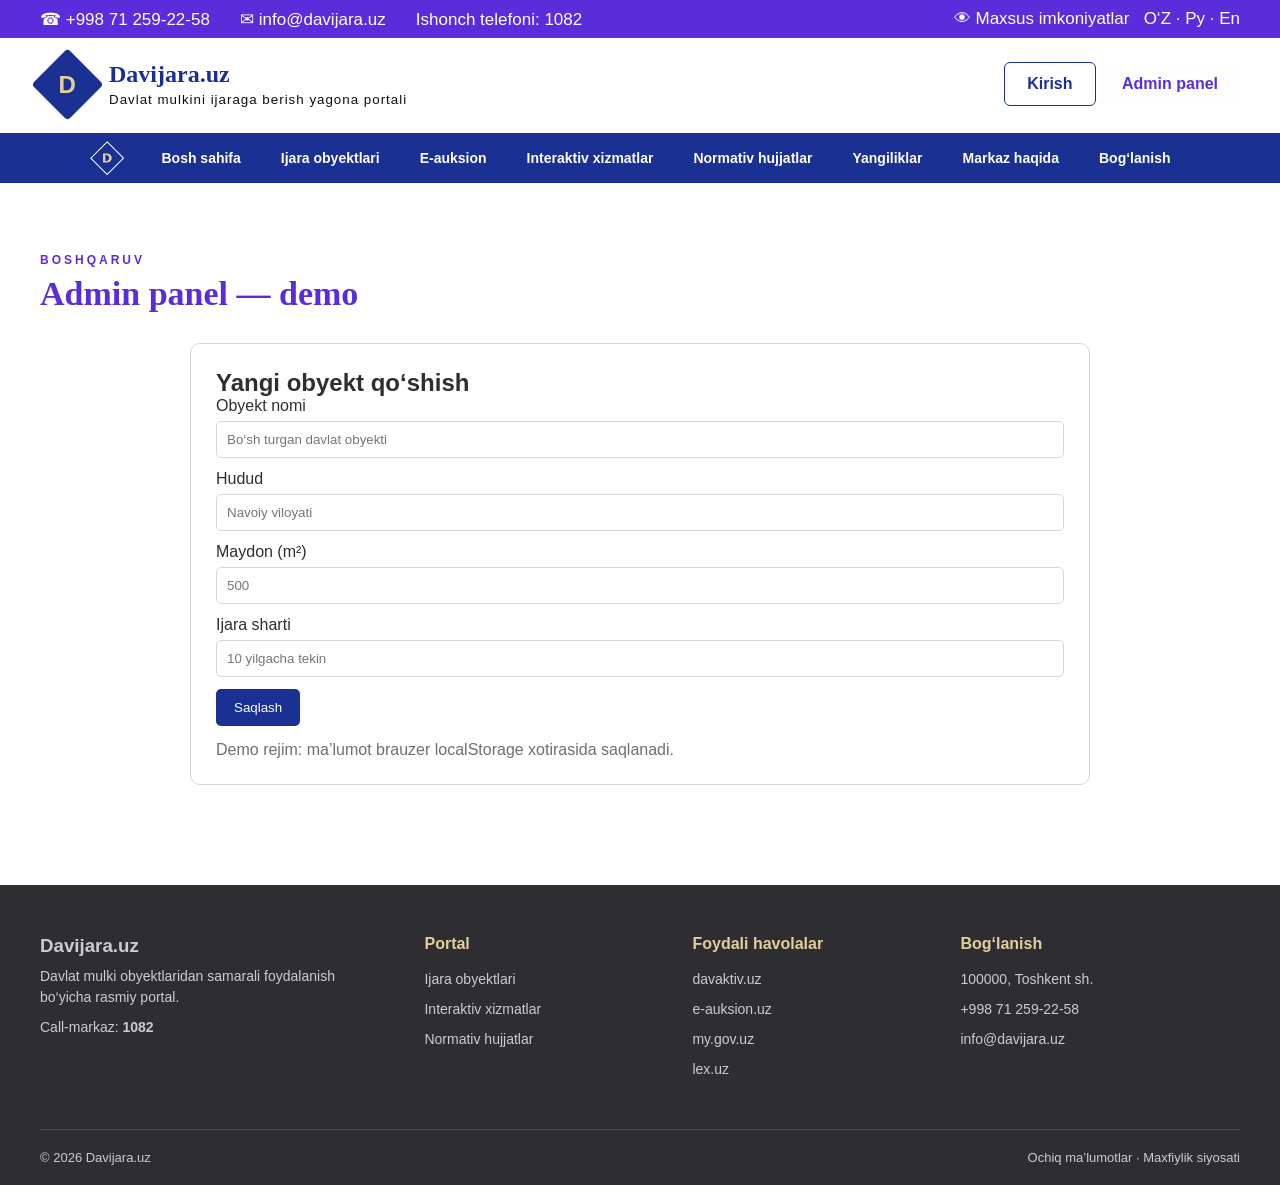
<file: pages/admin.html>
<!doctype html>
<html lang="uz"><head>
    <meta charset="UTF-8">
    <meta name="viewport" content="width=device-width,initial-scale=1">
    <title>Admin panel</title><link rel="stylesheet" href="../css/style.css">
        <link rel="icon" href="../favicon.ico">
</head>
<body>
    <a href="#main" class="skip-link">Asosiy mazmunga o'tish</a>
    <div class="topbar">
        <div class="container">
            <div>☎
            <span data-phone>+998 71 259-22-58</span>
             &nbsp; ✉ <span data-email>info@davijara.uz</span> &nbsp; Ishonch telefoni: <span data-hotline>1082</span>
            </div><div>👁 Maxsus imkoniyatlar &nbsp; O‘Z · Ру · En</div></div>
        </div><header><div class="container header-main"><a class="brand" href="../index.html" style="text-decoration:none">
            <div class="logo"><span>D</span></div><div class="brand-text"><b data-site-name>Davijara.uz</b>
                <small>Davlat mulkini ijaraga berish yagona portali</small>
            </div>
        </a>
        <div>
            <a class="btn btn-outline" href="login.html">Kirish</a>
            <a class="btn btn-gold" href="admin.html">Admin panel</a>
        </div>
    </div>
</header>
<nav>
    <div class="container">
        <img src="../images/logo-icon.png" alt="Markaz.uz logotipi">
        <ul class="nav-list">
            <li><a href="../index.html">Bosh sahifa</a></li>
            <li><a href="objects.html">Ijara obyektlari</a></li>
            <li><a href="#">E-auksion</a></li>
            <li><a href="services.html">Interaktiv xizmatlar</a></li>
            <li><a href="docs.html">Normativ hujjatlar</a></li>
            <li><a href="news.html">Yangiliklar</a></li>
            <li><a href="#">Markaz haqida</a></li>
            <li><a href="#">Bog‘lanish</a></li>
        </ul>
    </div>
</nav>
<main id="main">
<section>
    <div class="container">
        <div class="sec-eyebrow">Boshqaruv</div>
        <div class="sec-title">Admin panel — demo</div>
        <div class="admin-panel">
            <h2>Yangi obyekt qo‘shish</h2>
            <label>Obyekt nomi</label>
            <input id="a-title" placeholder="Bo‘sh turgan davlat obyekti">
            <label>Hudud</label>
            <input id="a-region" placeholder="Navoiy viloyati">
            <label>Maydon (m²)</label>
            <input id="a-area" placeholder="500">
            <label>Ijara sharti</label>
            <input id="a-price" placeholder="10 yilgacha tekin">
            <button onclick="addObject()">Saqlash</button>
            <p style="margin-top:15px;color:#6e6e75">Demo rejim: ma’lumot brauzer localStorage xotirasida saqlanadi.</p>
        </div>
    </div>
</section>
</main>
<footer>
    <div class="container">
        <div class="f-grid"><div>
            <h3 data-site-name>Davijara.uz</h3>
            <p>Davlat mulki obyektlaridan samarali foydalanish bo‘yicha rasmiy portal.</p>
            <p>Call-markaz: <b data-hotline>1082</b>
            </p>
        </div>
        <div>
            <h4>Portal</h4>
            <a href="objects.html">Ijara obyektlari</a>
            <a href="services.html">Interaktiv xizmatlar</a>
            <a href="docs.html">Normativ hujjatlar</a>
        </div>
        <div>
            <h4>Foydali havolalar</h4>
            <a href="#">davaktiv.uz</a>
            <a href="#">e-auksion.uz</a>
            <a href="#">my.gov.uz</a>
            <a href="#">lex.uz</a>
        </div>
        <div>
            <h4>Bog‘lanish</h4>
            <p>100000, Toshkent sh.</p>
            <p data-phone>+998 71 259-22-58</p>
            <p data-email>info@davijara.uz</p>
        </div>
    </div>
    <div class="f-bottom">
        <span>© 2026 Davijara.uz</span>
        <span>Ochiq ma’lumotlar · Maxfiylik siyosati</span>
    </div>
</div>
</footer>
<script src="../js/app.js"></script>
</body>
</html>
</file>
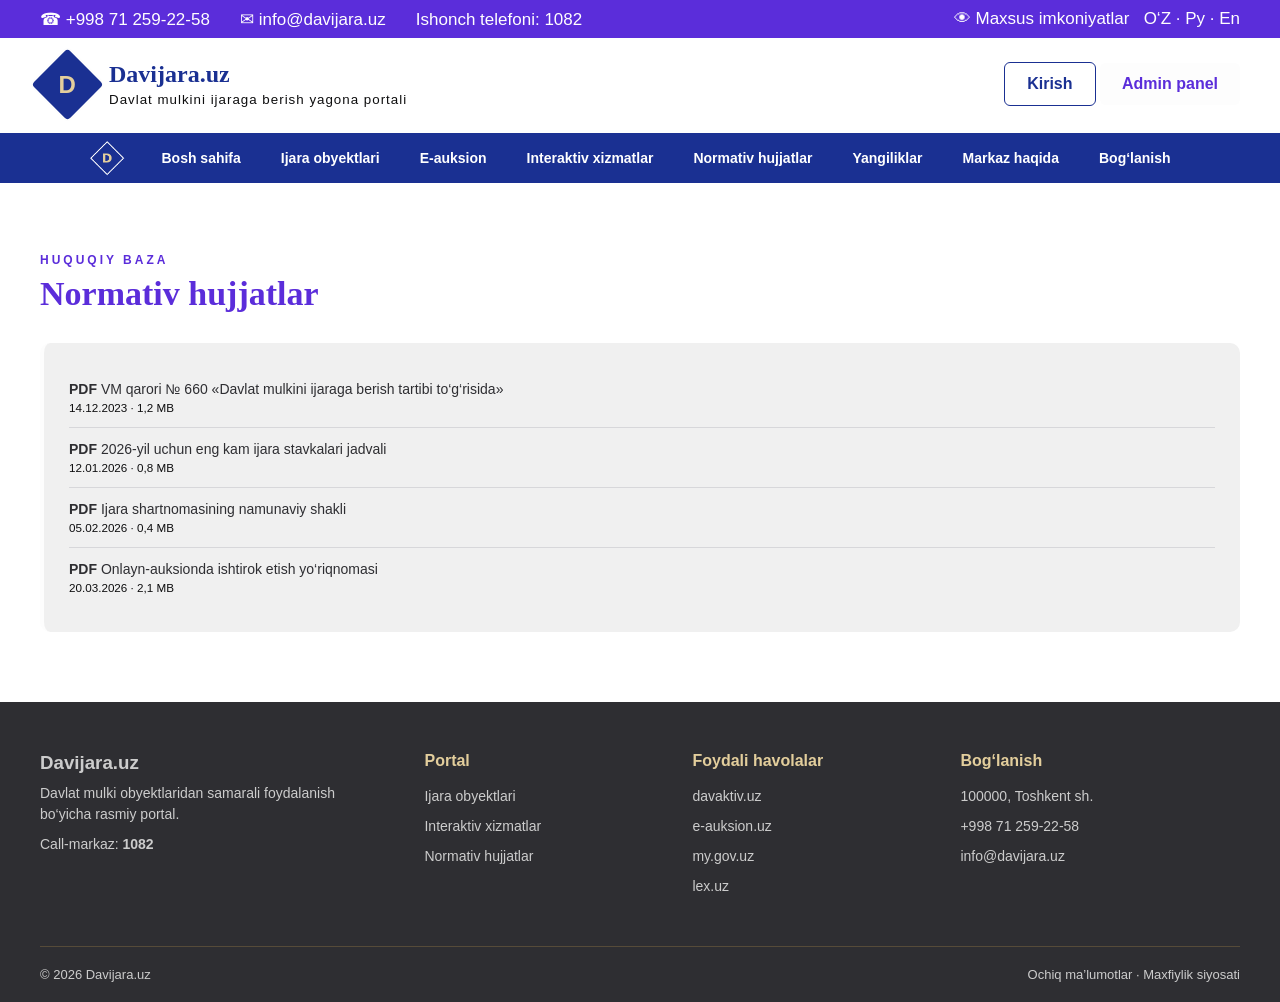
<file: pages/docs.html>
<!doctype html>
<html lang="uz">
    <head>
        <meta charset="UTF-8">
        <meta name="viewport" content="width=device-width,initial-scale=1">
        <title>Normativ hujjatlar</title>
        <link rel="stylesheet" href="../css/style.css">
        <link rel="icon" href="../favicon.ico">
    </head>
    <body>
        <a href="#main" class="skip-link">Asosiy mazmunga o'tish</a>
        <div class="topbar">
            <div class="container">
                <div>☎ <span data-phone>+998 71 259-22-58</span> &nbsp; ✉ <span data-email>info@davijara.uz</span> &nbsp; Ishonch telefoni: <span data-hotline>1082</span>
            </div>
            <div>👁 Maxsus imkoniyatlar &nbsp; O‘Z · Ру · En</div>
        </div>
    </div>
    <header>
        <div class="container header-main">
            <a class="brand" href="../index.html" style="text-decoration:none">
                <div class="logo"><span>D</span>
                </div>
                <div class="brand-text">
                    <b data-site-name>Davijara.uz</b>
                    <small>Davlat mulkini ijaraga berish yagona portali</small>
                </div>
            </a>
            <div>
                <a class="btn btn-outline" href="login.html">Kirish</a>
                <a class="btn btn-gold" href="admin.html">Admin panel</a>
            </div>
        </div>
    </header>
    <nav>
        <div class="container">
            <img src="../images/logo-icon.png" alt="Markaz.uz logotipi">
            <ul class="nav-list">
                <li><a href="../index.html">Bosh sahifa</a></li>
                <li><a href="objects.html">Ijara obyektlari</a></li>
                <li><a href="#">E-auksion</a></li>
                <li><a href="services.html">Interaktiv xizmatlar</a></li>
                <li><a href="docs.html">Normativ hujjatlar</a></li>
                <li><a href="news.html">Yangiliklar</a></li>
                <li><a href="#">Markaz haqida</a></li>
                <li><a href="#">Bog‘lanish</a></li>
            </ul>
        </div>
    </nav>
    <main id="main">
    <section>
        <div class="container">
            <div class="sec-eyebrow">Huquqiy baza</div>
            <div class="sec-title">Normativ hujjatlar</div>
            <div class="docs" id="docs" style="margin-top:30px"></div>
        </div>
    </section>
    </main>
    <footer>
        <div class="container">
            <div class="f-grid">
                <div>
                    <h3 data-site-name>Davijara.uz</h3>
                    <p>Davlat mulki obyektlaridan samarali foydalanish bo‘yicha rasmiy portal.</p>
                    <p>Call-markaz: <b data-hotline>1082</b></p>
                </div>
                <div>
                    <h4>Portal</h4>
                    <a href="objects.html">Ijara obyektlari</a>
                    <a href="services.html">Interaktiv xizmatlar</a>
                    <a href="docs.html">Normativ hujjatlar</a>
                </div>
                <div>
                    <h4>Foydali havolalar</h4>
                    <a href="#">davaktiv.uz</a>
                    <a href="#">e-auksion.uz</a>
                    <a href="#">my.gov.uz</a>
                    <a href="#">lex.uz</a>
                </div>
                <div>
                    <h4>Bog‘lanish</h4>
                    <p>100000, Toshkent sh.</p>
                    <p data-phone>+998 71 259-22-58</p>
                    <p data-email>info@davijara.uz</p>
                </div>
            </div>
            <div class="f-bottom">
                <span>© 2026 Davijara.uz</span>
                <span>Ochiq ma’lumotlar · Maxfiylik siyosati</span>
            </div>
        </div>
    </footer>
    <script src="../js/app.js"></script>
</body>
</html>
</file>
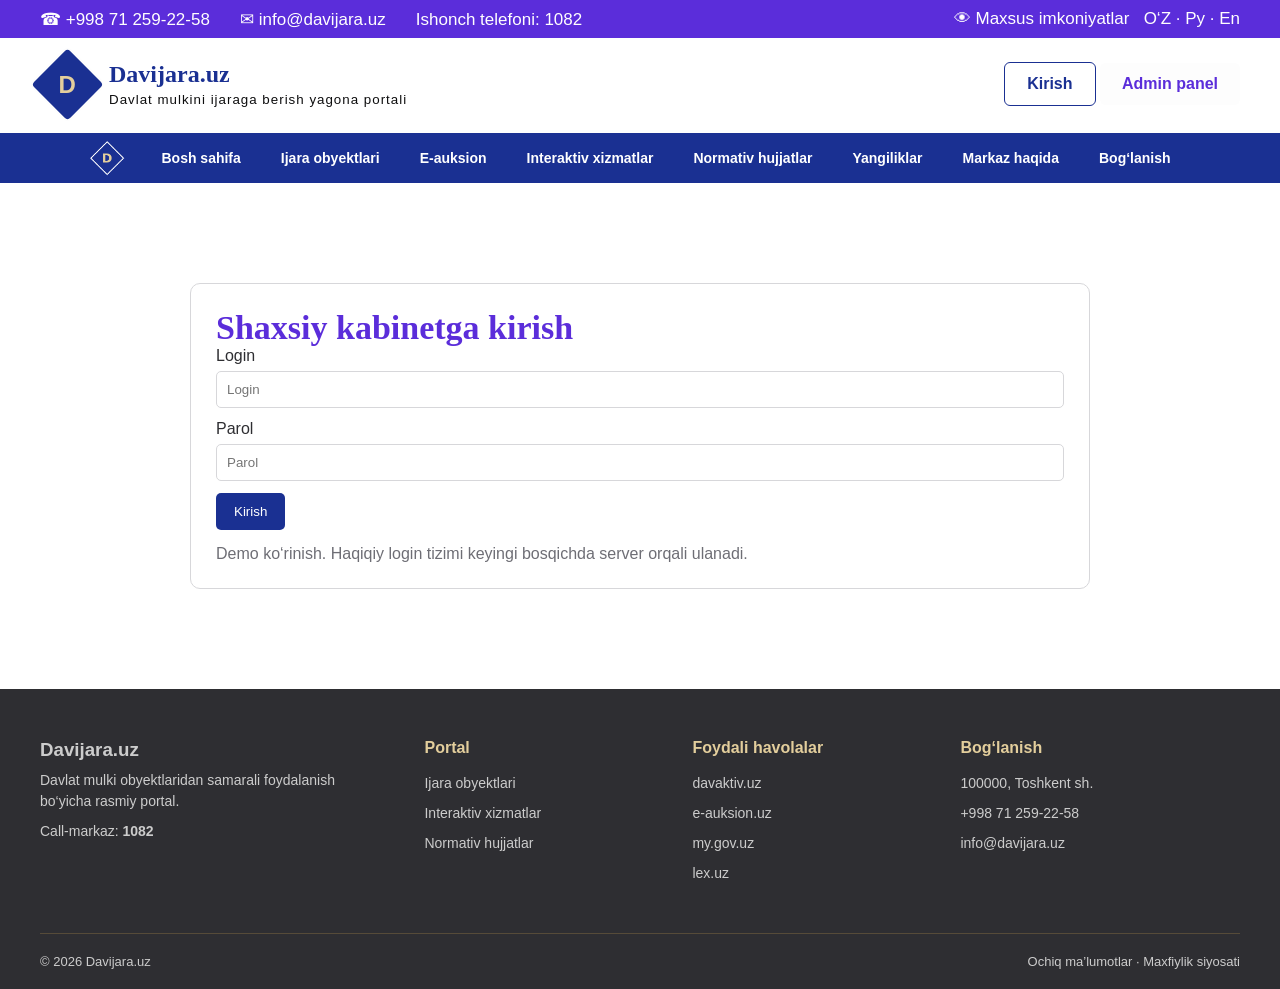
<file: pages/login.html>
<!doctype html>
<html lang="uz">
    <head>
        <meta charset="UTF-8">
        <meta name="viewport" content="width=device-width,initial-scale=1">
        <title>Kirish</title>
        <link rel="stylesheet" href="../css/style.css">
        <link rel="icon" href="../favicon.ico">
    </head>
    <body>
        <a href="#main" class="skip-link">Asosiy mazmunga o'tish</a>
        <div class="topbar">
            <div class="container">
                <div>☎ <span data-phone>+998 71 259-22-58</span> &nbsp; ✉ <span data-email>info@davijara.uz</span> &nbsp; Ishonch telefoni: <span data-hotline>1082</span>
                </div><div>👁 Maxsus imkoniyatlar &nbsp; O‘Z · Ру · En</div>
            </div>
        </div>
        <header>
            <div class="container header-main">
                <a class="brand" href="../index.html" style="text-decoration:none">
                    <div class="logo"><span>D</span>
                    </div>
                    <div class="brand-text">
                        <b data-site-name>Davijara.uz</b>
                        <small>Davlat mulkini ijaraga berish yagona portali</small>
                    </div>
                </a>
                <div>
                    <a class="btn btn-outline" href="login.html">Kirish</a>
                    <a class="btn btn-gold" href="admin.html">Admin panel</a>
                </div>
            </div>
        </header>
        <nav>
            <div class="container">
                <img src="../images/logo-icon.png" alt="Markaz.uz logotipi">
                <ul class="nav-list">
                    <li><a href="../index.html">Bosh sahifa</a></li>
                    <li><a href="objects.html">Ijara obyektlari</a></li>
                    <li><a href="#">E-auksion</a></li>
                    <li><a href="services.html">Interaktiv xizmatlar</a></li>
                    <li><a href="docs.html">Normativ hujjatlar</a></li>
                    <li><a href="news.html">Yangiliklar</a></li>
                    <li><a href="#">Markaz haqida</a></li>
                    <li><a href="#">Bog‘lanish</a></li>
                </ul>
            </div>
        </nav>
        <main id="main">
        <section>
            <div class="container">
                <div class="admin-panel">
                    <div class="sec-title">Shaxsiy kabinetga kirish</div>
                    <label>Login</label>
                    <input placeholder="Login">
                    <label>Parol</label>
                    <input type="password" placeholder="Parol">
                    <button>Kirish</button>
                    <p style="margin-top:15px;color:#6e6e75">Demo ko‘rinish. Haqiqiy login tizimi keyingi bosqichda server orqali ulanadi.</p>
                </div>
            </div>
        </section>
        </main>
        <footer>
            <div class="container">
                <div class="f-grid">
                    <div>
                        <h3 data-site-name>Davijara.uz</h3>
                        <p>Davlat mulki obyektlaridan samarali foydalanish bo‘yicha rasmiy portal.</p>
                        <p>Call-markaz: <b data-hotline>1082</b>
                        </p>
                    </div>
                    <div>
                        <h4>Portal</h4>
                        <a href="objects.html">Ijara obyektlari</a>
                        <a href="services.html">Interaktiv xizmatlar</a>
                        <a href="docs.html">Normativ hujjatlar</a>
                    </div>
                    <div>
                        <h4>Foydali havolalar</h4>
                        <a href="#">davaktiv.uz</a>
                        <a href="#">e-auksion.uz</a>
                        <a href="#">my.gov.uz</a>
                        <a href="#">lex.uz</a>
                    </div>
                    <div>
                        <h4>Bog‘lanish</h4>
                        <p>100000, Toshkent sh.</p>
                        <p data-phone>+998 71 259-22-58</p>
                        <p data-email>info@davijara.uz</p>
                    </div>
                </div>
                <div class="f-bottom">
                    <span>© 2026 Davijara.uz</span>
                    <span>Ochiq ma’lumotlar · Maxfiylik siyosati</span>
                </div>
            </div>
        </footer>
        <script src="../js/app.js"></script>
    </body>
    </html>
</file>
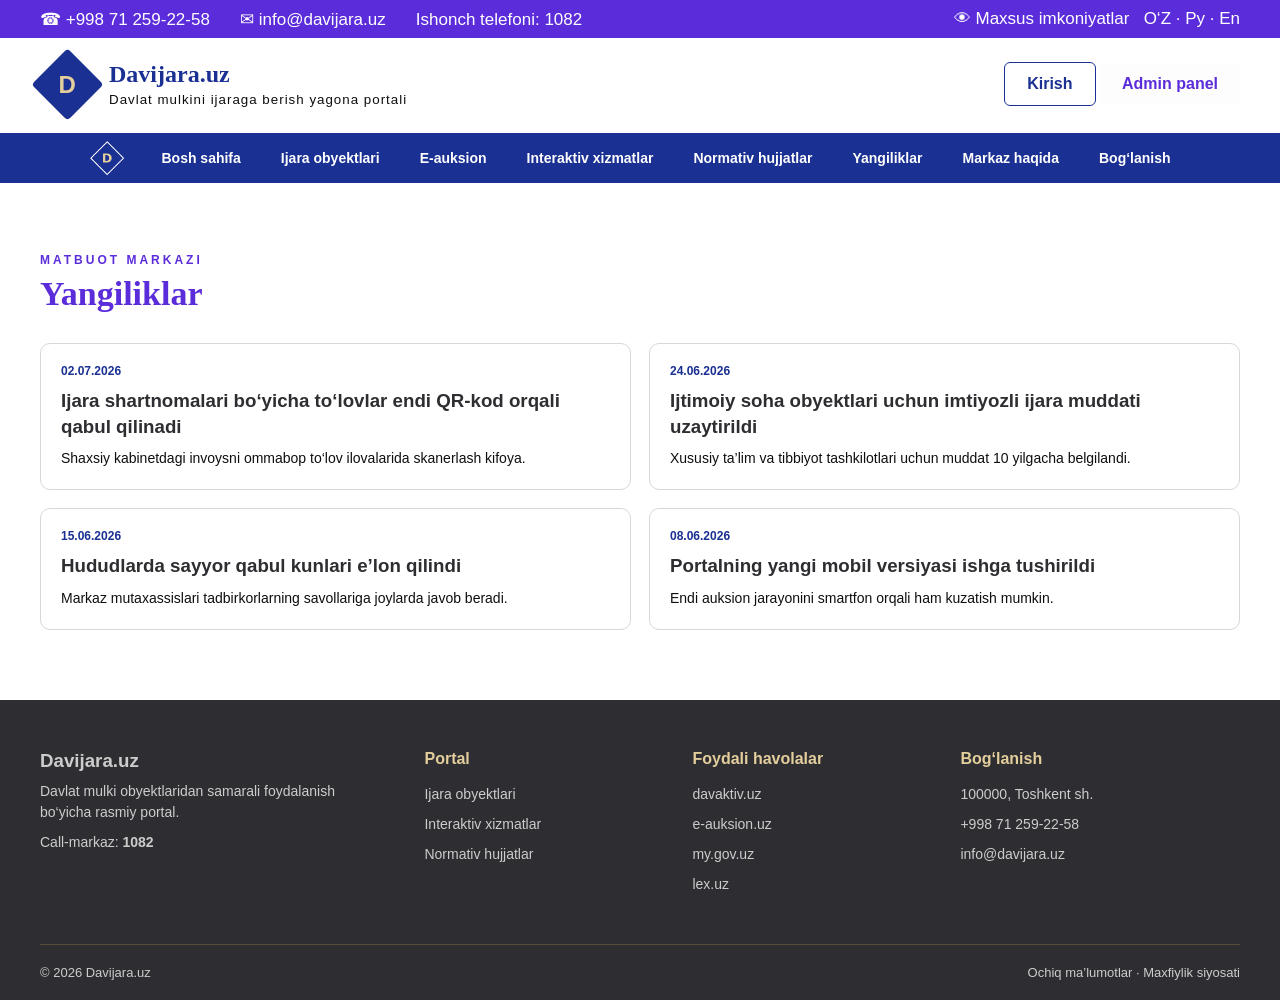
<file: pages/news.html>
<!doctype html>
<html lang="uz">
    <head><meta charset="UTF-8">
        <meta name="viewport" content="width=device-width,initial-scale=1">
        <title>Yangiliklar</title>
        <link rel="stylesheet" href="../css/style.css">
        <link rel="icon" href="../favicon.ico"></head>
        <body>
        <a href="#main" class="skip-link">Asosiy mazmunga o'tish</a>
        <div class="topbar">
            <div class="container">
                <div>☎ <span data-phone>+998 71 259-22-58</span> &nbsp; ✉ <span data-email>info@davijara.uz</span> &nbsp; Ishonch telefoni: <span data-hotline>1082</span>
                </div><div>👁 Maxsus imkoniyatlar &nbsp; O‘Z · Ру · En</div>
            </div>
        </div>
        <header>
            <div class="container header-main">
                <a class="brand" href="../index.html" style="text-decoration:none">
                    <div class="logo"><span>D</span>
                    </div><div class="brand-text">
                        <b data-site-name>Davijara.uz</b>
                        <small>Davlat mulkini ijaraga berish yagona portali</small>
                    </div>
                </a>
                <div>
                    <a class="btn btn-outline" href="login.html">Kirish</a>
                    <a class="btn btn-gold" href="admin.html">Admin panel</a>
                </div>
            </div>
        </header>
        <nav>
            <div class="container">
                <img src="../images/logo-icon.png" alt="Markaz.uz logotipi">
                <ul class="nav-list">
                    <li><a href="../index.html">Bosh sahifa</a></li>
                    <li><a href="objects.html">Ijara obyektlari</a></li>
                    <li><a href="#">E-auksion</a></li>
                    <li><a href="services.html">Interaktiv xizmatlar</a></li>
                    <li><a href="docs.html">Normativ hujjatlar</a></li>
                    <li><a href="news.html">Yangiliklar</a></li>
                    <li><a href="#">Markaz haqida</a></li>
                    <li><a href="#">Bog‘lanish</a></li>
                </ul>
            </div>
        </nav>
        <main id="main">
        <section>
            <div class="container">
                <div class="sec-eyebrow">Matbuot markazi</div>
                <div class="sec-title">Yangiliklar</div>
                <div class="news" id="news" style="margin-top:30px"></div>
            </div>
        </section>
        </main>
        <footer>
            <div class="container">
                <div class="f-grid">
                    <div>
                        <h3 data-site-name>Davijara.uz</h3>
                        <p>Davlat mulki obyektlaridan samarali foydalanish bo‘yicha rasmiy portal.</p>
                        <p>Call-markaz: <b data-hotline>1082</b>
                        </p></div>
                        <div>
                            <h4>Portal</h4>
                            <a href="objects.html">Ijara obyektlari</a>
                            <a href="services.html">Interaktiv xizmatlar</a>
                            <a href="docs.html">Normativ hujjatlar</a></div>
                            <div>
                                <h4>Foydali havolalar</h4>
                                <a href="#">davaktiv.uz</a>
                                <a href="#">e-auksion.uz</a>
                                <a href="#">my.gov.uz</a>
                                <a href="#">lex.uz</a>
                            </div>
                            <div>
                                <h4>Bog‘lanish</h4>
                                <p>100000, Toshkent sh.</p>
                                <p data-phone>+998 71 259-22-58</p>
                                <p data-email>info@davijara.uz</p>
                            </div>
                        </div>
                        <div class="f-bottom">
                            <span>© 2026 Davijara.uz</span>
                            <span>Ochiq ma’lumotlar · Maxfiylik siyosati</span>
                        </div>
                    </div>
                </footer>
                <script src="../js/app.js"></script>
                </body>
                </html>
</file>
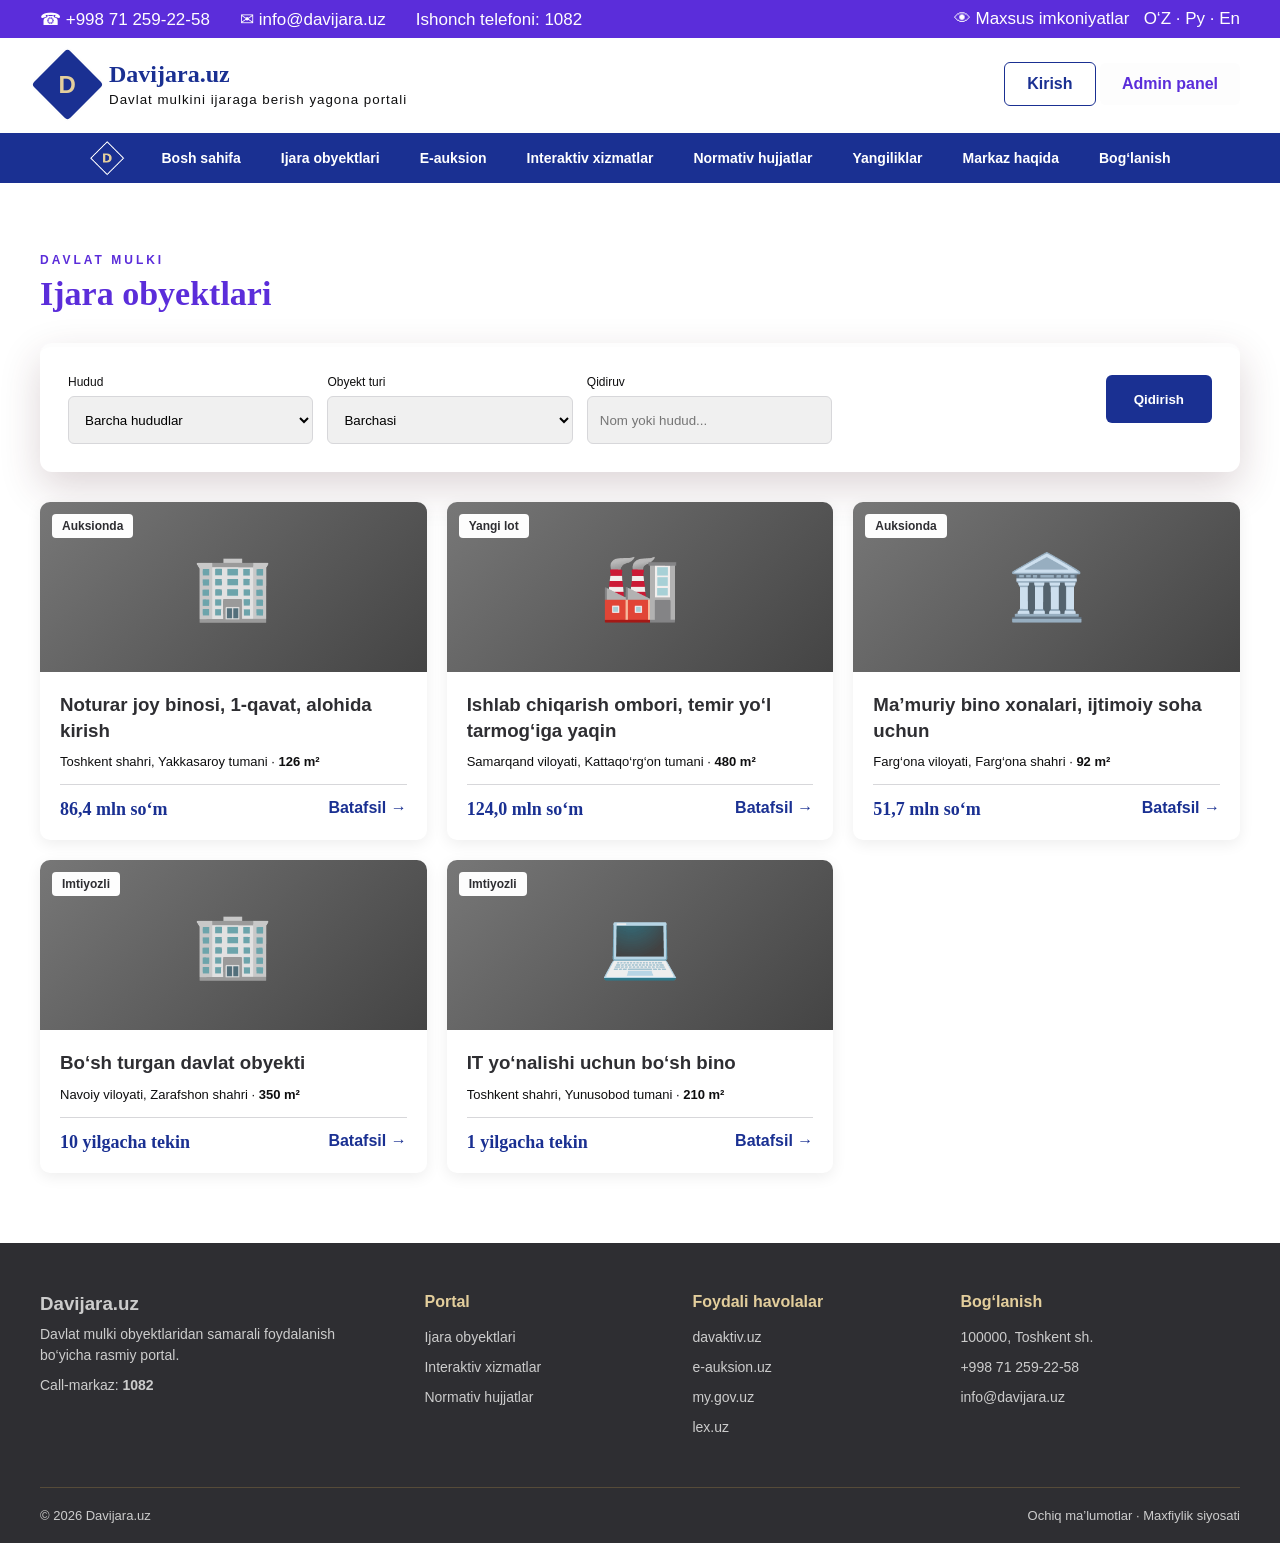
<file: pages/objects.html>
<!doctype html>
<html lang="uz">
    <head>
        <meta charset="UTF-8">
        <meta name="viewport" content="width=device-width,initial-scale=1">
        <title>Ijara obyektlari</title>
        <link rel="stylesheet" href="../css/style.css">
        <link rel="icon" href="../favicon.ico">
    </head>
    <body>
        <a href="#main" class="skip-link">Asosiy mazmunga o'tish</a>
        <div class="topbar">
            <div class="container">
                <div>☎ <span data-phone>+998 71 259-22-58</span> &nbsp; ✉ <span data-email>info@davijara.uz</span> &nbsp; Ishonch telefoni: <span data-hotline>1082</span></div>
                <div>👁 Maxsus imkoniyatlar &nbsp; O‘Z · Ру · En</div>
            </div>
        </div>
        <header>
            <div class="container header-main">
                <a class="brand" href="../index.html" style="text-decoration:none">
                    <div class="logo">
                        <span>D</span>
                    </div>
                    <div class="brand-text">
                        <b data-site-name>Davijara.uz</b>
                        <small>Davlat mulkini ijaraga berish yagona portali</small>
                    </div></a>
                    <div>
                        <a class="btn btn-outline" href="login.html">Kirish</a>
                        <a class="btn btn-gold" href="admin.html">Admin panel</a>
                    </div>
                </div>
            </header>
            <nav>
                <div class="container">
                    <img src="../images/logo-icon.png" alt="Markaz.uz logotipi">
                    <ul class="nav-list">
                        <li><a href="../index.html">Bosh sahifa</a></li>
                        <li><a href="objects.html">Ijara obyektlari</a></li>
                        <li><a href="#">E-auksion</a></li>
                        <li><a href="services.html">Interaktiv xizmatlar</a></li>
                        <li><a href="docs.html">Normativ hujjatlar</a></li>
                        <li><a href="news.html">Yangiliklar</a></li>
                        <li><a href="#">Markaz haqida</a></li>
                        <li><a href="#">Bog‘lanish</a></li>
                    </ul>
                </div>
            </nav>
            <main id="main">
            <section>
                <div class="container">
                    <div class="sec-eyebrow">Davlat mulki</div>
                    <div class="sec-title">Ijara obyektlari</div>
                    <div class="search" style="margin-top:30px">
                        <div class="search-row">
                            <div class="field">
                                <label>Hudud</label>
                                <select id="region">
                                    <option value="">Barcha hududlar</option>
                                </select>
                            </div>
                            <div class="field">
                                <label>Obyekt turi</label>
                                <select id="type">
                                    <option value="">Barchasi</option>
                                </select>
                            </div>
                            <div class="field">
                                <label>Qidiruv</label>
                                <input id="query" placeholder="Nom yoki hudud...">
                            </div>
                            <div></div>
                            <button class="search-btn" onclick="searchObjects()">Qidirish</button>
                        </div>
                    </div>
                    <div class="lots" id="results" style="margin-top:30px"></div>
                </div>
            </section>
            </main>
            <footer>
                <div class="container">
                    <div class="f-grid">
                        <div>
                            <h3 data-site-name>Davijara.uz</h3>
                            <p>Davlat mulki obyektlaridan samarali foydalanish bo‘yicha rasmiy portal.</p>
                            <p>Call-markaz: <b data-hotline>1082</b>
                            </p>
                        </div>
                        <div>
                            <h4>Portal</h4>
                            <a href="objects.html">Ijara obyektlari</a>
                            <a href="services.html">Interaktiv xizmatlar</a>
                            <a href="docs.html">Normativ hujjatlar</a>
                        </div>
                            <div>
                                <h4>Foydali havolalar</h4>
                                <a href="#">davaktiv.uz</a>
                                <a href="#">e-auksion.uz</a>
                                <a href="#">my.gov.uz</a>
                                <a href="#">lex.uz</a>
                            </div>
                            <div>
                                <h4>Bog‘lanish</h4>
                                <p>100000, Toshkent sh.</p>
                                <p data-phone>+998 71 259-22-58</p>
                                <p data-email>info@davijara.uz</p>
                            </div>
                        </div>
                        <div class="f-bottom">
                            <span>© 2026 Davijara.uz</span>
                            <span>Ochiq ma’lumotlar · Maxfiylik siyosati</span>
                        </div>
                    </div>
                </footer>
                <script src="../js/app.js"></script>
            </body>
            </html>
</file>
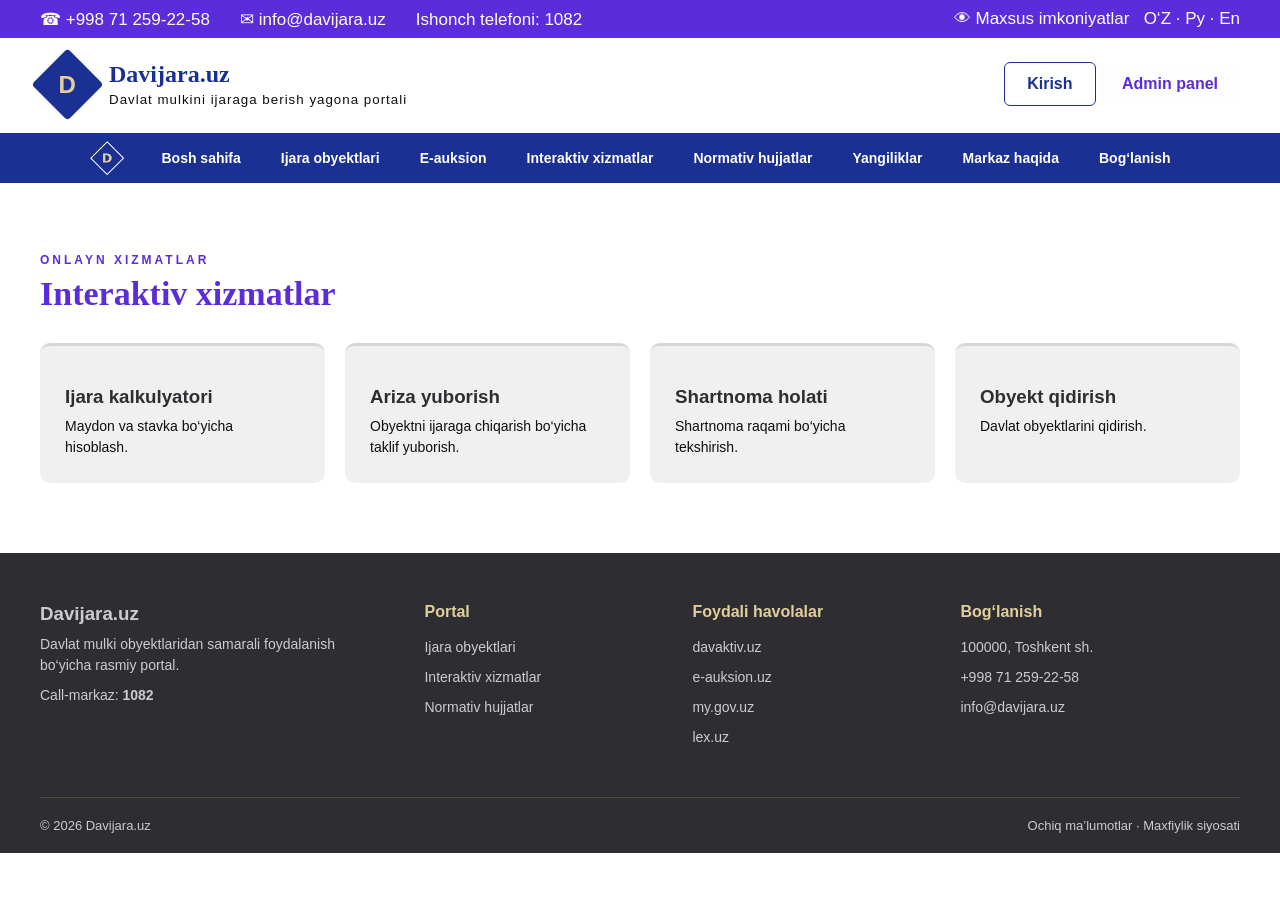
<file: pages/services.html>
<!doctype html>
<html lang="uz">
    <head>
        <meta charset="UTF-8">
        <meta name="viewport" content="width=device-width,initial-scale=1">
        <title>Interaktiv xizmatlar</title>
        <link rel="stylesheet" href="../css/style.css">
        <link rel="icon" href="../favicon.ico">
    </head>
        <body>
            <a href="#main" class="skip-link">Asosiy mazmunga o'tish</a>
            <div class="topbar">
                <div class="container">
                    <div>☎ <span data-phone>+998 71 259-22-58</span> &nbsp; ✉ <span data-email>info@davijara.uz</span> &nbsp; Ishonch telefoni: <span data-hotline>1082</span>
                    </div><div>👁 Maxsus imkoniyatlar &nbsp; O‘Z · Ру · En</div></div>
                </div><header><div class="container header-main">
                    <a class="brand" href="../index.html" style="text-decoration:none">
                        <div class="logo"><span>D</span>
                        </div><div class="brand-text">
                            <b data-site-name>Davijara.uz</b>
                            <small>Davlat mulkini ijaraga berish yagona portali</small>
                        </div>
                    </a>
                    <div>
                        <a class="btn btn-outline" href="login.html">Kirish</a>
                        <a class="btn btn-gold" href="admin.html">Admin panel</a>
                    </div>
                </div>
            </header>
            <nav>
                <div class="container">
                    <img src="../images/logo-icon.png" alt="Markaz.uz logotipi">
                    <ul class="nav-list">
                        <li><a href="../index.html">Bosh sahifa</a></li>
                        <li><a href="objects.html">Ijara obyektlari</a></li>
                        <li><a href="#">E-auksion</a></li>
                        <li><a href="services.html">Interaktiv xizmatlar</a></li>
                        <li><a href="docs.html">Normativ hujjatlar</a></li>
                        <li><a href="news.html">Yangiliklar</a></li>
                        <li><a href="#">Markaz haqida</a></li>
                        <li><a href="#">Bog‘lanish</a></li>
                    </ul>
                </div>
            </nav>
            <main id="main">
            <section>
                <div class="container"><div class="sec-eyebrow">Onlayn xizmatlar</div>
                <div class="sec-title">Interaktiv xizmatlar</div>
                <div class="services" style="margin-top:30px">
                    <div class="svc">
                    <h3>Ijara kalkulyatori</h3>
                    <p>Maydon va stavka bo‘yicha hisoblash.</p>
                </div>
                <div class="svc">
                    <h3>Ariza yuborish</h3>
                    <p>Obyektni ijaraga chiqarish bo‘yicha taklif yuborish.</p>
                </div>
                <div class="svc">
                    <h3>Shartnoma holati</h3>
                    <p>Shartnoma raqami bo‘yicha tekshirish.</p>
                </div>
                <div class="svc">
                    <h3>Obyekt qidirish</h3>
                    <p>Davlat obyektlarini qidirish.</p>
                </div>
            </div>
        </div>
    </section>
    </main>
    <footer>
        <div class="container">
            <div class="f-grid">
                <div>
                    <h3 data-site-name>Davijara.uz</h3>
                    <p>Davlat mulki obyektlaridan samarali foydalanish bo‘yicha rasmiy portal.</p>
                    <p>Call-markaz: <b data-hotline>1082</b>
                    </p>
                </div>
                <div>
                    <h4>Portal</h4>
                    <a href="objects.html">Ijara obyektlari</a>
                    <a href="services.html">Interaktiv xizmatlar</a>
                    <a href="docs.html">Normativ hujjatlar</a>
                </div>
                <div>
                    <h4>Foydali havolalar</h4>
                    <a href="#">davaktiv.uz</a>
                    <a href="#">e-auksion.uz</a>
                    <a href="#">my.gov.uz</a>
                    <a href="#">lex.uz</a>
                </div>
                <div>
                    <h4>Bog‘lanish</h4>
                    <p>100000, Toshkent sh.</p>
                    <p data-phone>+998 71 259-22-58</p>
                    <p data-email>info@davijara.uz</p>
                </div>
            </div>
            <div class="f-bottom">
                <span>© 2026 Davijara.uz</span>
                <span>Ochiq ma’lumotlar · Maxfiylik siyosati</span>
            </div>
        </div>
    </footer>
    <script src="../js/app.js"></script>
</body>
</html>
</file>
<file: css/style.css>
/* =====================================================
   CSS VARIABLES
===================================================== */
:root {
    --b9:#5b2dda;
    --b7:#1a3092;
    --g:#fdfdfd;
    --gl:#1f1601;
    --t:#2E2E32;
    --m:#0e0e0f;
    --l:#f0f0f0;
    --w:#110101;
   }
/* =====================================================
   RESET
===================================================== */
* {
    box-sizing:border-box;
    margin:0;
    padding:0;
}
body {
    font-family:Arial,sans-serif;
    color:var(--t);
}
li{
    list-style:none;
}
/* =====================================================
   SKIP TO MAIN CONTENT
===================================================== */
.skip-link{
    position:absolute;
    top:-60px;
    left:0;
    background:#fff;
    color:var(--b7);
    padding:12px 20px;
    font-weight:bold;
    text-decoration:none;
    z-index:1000;
    transition:top .2s
}
.skip-link:focus{
    top:0
}
/* =====================================================
   CONTAINER
===================================================== */
.container{
    max-width:1240px;
    margin:auto;
    padding:0 20px;
}
/* =====================================================
   TOP BAR
===================================================== */
.topbar{
    background:var(--b9);
    color:#fffefe;
    font-size:17px
}
.topbar .container{
    height:38px;
    display:flex;
    justify-content:space-between;
    align-items:center
}
.topbar span{
    margin-right:16px
}
/* =====================================================
   HEADER
===================================================== */
header{
    border-bottom:3px solid var(--g)
}
.header-main{
    height:92px;
    display:flex;
    justify-content:space-between;
    align-items:center
}
.brand{
    display:flex;
    align-items:center;
    gap:14px
}
.logo{
    width:55px;
    height:55px;
    background:var(--b7);
    transform:rotate(45deg);
    border:2px solid var(--g);
    border-radius:6px;
    display:grid;
    place-items:center
}
.logo span{
    transform:rotate(-45deg);
    color:#e3ce9c;
    font-size:24px;
    font-weight:bold
}
.brand-text b{
    font: bold 24px Georgia;
    color:var(--b7)
}
.brand-text small{
    display:block;
    color:var(--m);
    letter-spacing:1px;
    margin-top:4px
}
/* =====================================================
   BUTTONS
===================================================== */
.btn{
    padding:12px 22px;
    border-radius:6px;
    font-weight:bold;
    text-decoration:none;
    display:inline-block
}
.btn-outline{
    border:1px solid var(--b7);
    color:var(--b7)
}
.btn-gold{
    background:var(--g);
    color:var(--b9)
}
/* =====================================================
   NAVIGATION
===================================================== */
nav{
    background:var(--b7);
    display:flex;
    width:100%;
}
nav .container{
    display:flex;
    align-items:center;
    flex-wrap:wrap
}
nav img{
    width:36px;
    height:36px;
    margin-right:16px;
    border-radius:4px;
}
.nav-list{
    display:flex;
    flex-wrap:wrap;
}
nav a{
    padding:17px 20px;
    color:#fff;
    text-decoration:none;
    font-weight:bold;
    font-size:14px;
    display:inline-block
}
nav a:hover{
    background:var(--b9);
    color:#e3ce9c
}
/* =====================================================
   HERO SECTION
===================================================== */

.hero{
    background:linear-gradient(
        115deg,
        var(--b9),
        var(--b7),
        #8A2A3C);
        padding:70px 0 100px;
        color:#fff;

    }
    .hero h1{
        font:bold 50px/1.15 Georgia;
        max-width:850px
    }
    .hero h1 em{
        color:#e3ce9c;
        font-style:normal
    }
    .hero p{
        max-width:680px;
        margin-top:22px;
        font-size:17px;
        line-height:1.6;
        color:#f4e9e9
    }
    .hero-stats{
        display:flex;
        gap:70px;
        margin-top:40px
    }
    .hero-stats strong{
        display:block;
        color:#e3ce9c;
        font:bold 36px Georgia
    }
    .hero-stats span{
        font-size:13px;
        color:#ddd
    }
/* =====================================================
   SEARCH
===================================================== */

    .search-wrap{
        margin-top:-52px;
        position:relative
    }
    .search{
        background:#fff;
        padding:28px;
        border-radius:12px;
        box-shadow:0 15px 40px #49212a30;
        border-top:4px solid var(--g)
    }
    .search-row{
        display:grid;
        grid-template-columns:repeat(4,1fr) auto;
        gap:14px
    }
    .field label{
        display:block;
        font-size:12px;
        color:var(--m);
        margin-bottom:7px
    }
    .field select,
    .field input{
        width:100%;
        height:48px;
        border:1px solid #d7d7da;
        border-radius:6px;
        padding:0 12px;
        background:var(--l)
    }
    .search-btn{
        height:48px;
        border:0;
        border-radius:6px;
        padding:0 28px;
        background:var(--b7);
       color:#fff;
        font-weight:bold;
        cursor:pointer
    }
/* =====================================================
   COMMON SECTIONS
===================================================== */
    section{
        padding:70px 0
    }
    .sec-head{
        display:flex;
        justify-content:space-between;
        align-items:end;
        margin-bottom:32px
    }
    .sec-eyebrow{
        color:var(--b9);
        font-size:12px;
        letter-spacing:3px;
        text-transform:uppercase;
        font-weight:bold;
        margin-bottom:8px
    }
.hero .sec-eyebrow{ 
   color:#e3ce9c; }
    .sec-title{
        font:bold 34px Georgia;
        color:var(--b9)
    }
    .sec-link{
        color:var(--b7);
        font-weight:bold;
        text-decoration:none
    }
/* =====================================================
   STEPS
===================================================== */
    .steps,
    .services,
    .lots{
        display:grid;
        grid-template-columns:repeat(4,1fr);
        gap:20px
    }
    .step,
    .svc{
        padding:25px;
        border-radius:10px;
        background:var(--l);
        border-top:3px solid #d7d7da
    }
    .step:hover,
    .svc:hover{
        border-top-color:var(--g)
    }
    .step h3,
    .svc h3{
        margin:15px 0 8px
    }
    .step p,
    .svc p{
        color:var(--m);
        line-height:1.5;
        font-size:14px
    }
    .num-circle{
        width:44px;
        height:44px;
        border:1px solid var(--g);
        border-radius:50%;
        display:grid;
        place-items:center;
        color:var(--b7);
        font-weight:bold
    }
/* =====================================================
   LOTS / AUCTIONS
===================================================== */

    .lots-sec{
        background:var(--l)
    }
    .lots{
        grid-template-columns:repeat(3,1fr)
    }
    .lot{
        background:#fff;
        border-radius:10px;
        overflow:hidden;
        box-shadow:0 4px 15px #00000012
    }
    .lot-img{
        height:170px;
        background:linear-gradient(135deg,#777,#444);
        display:grid;
        place-items:center;
        font-size:64px;
        position:relative
    }
    .tag{
        position:absolute;
        top:12px;
        left:12px;
        background:var(--g);
        padding:5px 10px;
        border-radius:4px;
        font-size:12px;
        font-weight:bold
    }
    .lot-body{
        padding:20px
    }
    .lot h3{
        line-height:1.4;
        margin-bottom:10px
    }
    .meta{color:var(--m);
        font-size:13px
    }
    .lot-foot{
        display:flex;
        justify-content:space-between;
        border-top:1px solid #d7d7da;
        margin-top:15px;
        padding-top:14px
    }.price{
        font:bold 18px Georgia;
        color:var(--b7)
    }
    .details{
        color:var(--b7);
        font-weight:bold;
        cursor:pointer
    }
/* =====================================================
   GRID DEMO SECTION (uy vazifasi talabi)
===================================================== */
    .grid{
        display:grid;
        grid-template-columns:40% 40%;
        justify-content:center;
        align-items:center;
        row-gap:20px;
        margin-top:20px
    }
    .grid img{
        width:100%;
        border-radius:10px;
        display:block
    }
/* =====================================================
   FLEX DEMO SECTION (uy vazifasi talabi)
===================================================== */
    .flex{
        display:flex;
        flex-wrap:wrap;
        justify-content:space-between;
        gap:14px;
        margin-top:20px
    }
    .flex .flex-item{
        background:var(--l);
        padding:16px 22px;
        border-radius:8px;
        font-weight:bold;
        color:var(--b7);
        text-align:center
    }
/* =====================================================
   STATISTICS BAND
===================================================== */
    .band{
        background:var(--b9);
        color:#fff;
        padding:50px 0
    }
    .band .container{
        display:grid;
        grid-template-columns:repeat(4,1fr)
    }
    .band .cell{
        text-align:center;
        border-right:1px solid #c29a4b55
    }
    .band .cell:last-child{
        border:0
    }
    .band strong{
        display:block;
        color:#e3ce9c;
        font:bold 38px Georgia
    }
    .band span{
        display:block;
        color:#ddd;
        font-size:13px;
        margin-top:7px
    }
/* =====================================================
   NEWS
===================================================== */
    .split{
        display:grid;
        grid-template-columns:2fr 1fr;
        gap:40px
    }
    .news{
        display:grid;
        grid-template-columns:1fr 1fr;
        gap:18px
    }
    .n-card{
        border:1px solid #d7d7da;
        padding:20px;
        border-radius:10px
    }
    .date{
       color:var(--b7);   /* var(--g) o'rniga */
    font-weight:bold;
    font-size:12px;
    margin-bottom:10px
    }
    .n-card h3{
        line-height:1.4;
        margin-bottom:8px;
        color:var(--t);
    }
    .n-card p{color:var(--m);
        font-size:14px;
        line-height:1.5
    }
/* =====================================================
   DOCUMENTS
===================================================== */
    .docs{
        background:var(--l);
        padding:25px;
        border-left:4px solid var(--g);
        border-radius:10px
    }
    .doc{
        padding:13px 0;
        border-bottom:1px solid #d7d7da;
        font-size:14px
    }
    .doc:last-child{
        border:0
    }
    .doc small{
        display:block;
        color:var(--m);
        margin-top:4px
    }
/* =====================================================
   FOOTER
===================================================== */
    footer{
        background:#2e2e32;
        color:#ccc;
        padding:50px 0 0
    }
    .f-grid{
        display:grid;
        grid-template-columns:1.5fr 1fr 1fr 1.2fr;
        gap:35px;
        padding-bottom:40px
    }
    .f-grid h4{
        color:#e3ce9c;
        margin-bottom:16px
    }

    .f-grid a,
    .f-grid p{
        display:block;
        color:#ccc;
        text-decoration:none;
        margin:9px 0;
        font-size:14px;
        line-height:1.5
    }
    .f-bottom{
        border-top:1px solid #c29a4b44;
        padding:20px 0;
        display:flex;
        justify-content:space-between;
        font-size:13px
    }
/* =====================================================
   ADMIN PANEL
===================================================== */
    .admin-panel{
        max-width:900px;
        margin:30px auto;
        padding:25px;
        background:#fff;
        border:1px solid #d7d7da;
        border-radius:10px
    }
    .admin-panel input{
        width:100%;
        padding:10px;
        margin:6px 0 12px;
        border:1px solid #d7d7da;
        border-radius:5px
    }
    .admin-panel button{
        background:var(--b7);
        color:#fff;
        border:0;
        padding:11px 18px;
        border-radius:5px;
        cursor:pointer
    }
/* =====================================================
   RESPONSIVE DESIGN (TABLET)
===================================================== */
    @media(max-width:900px){
        .search-row,
        .steps,
        .services,
        .lots,
        .band .container,
        .f-grid{
            grid-template-columns:1fr 1fr
        }
        .split{
            grid-template-columns:1fr
        }
        .hero h1{
            font-size:38px
        }
        .grid{
            grid-template-columns:1fr
        }
    }
/* =====================================================
   RESPONSIVE DESIGN (MOBILE)
===================================================== */
    @media(max-width:600px){
        .topbar .container,
        .header-main{
            height:auto;
            padding:10px 20px;
            display:block
        }
        .brand{
            margin-bottom:15px
        }
        .search-row,
        .steps,
        .services,
        .lots,
        .band .container,
        .news,
        .f-grid{
            grid-template-columns:1fr
        }
        .hero-stats{
            gap:20px;
            flex-wrap:wrap
        }
        nav a{
            padding:12px 10px;
            font-size:12px
        }
        .sec-title{
            font-size:27px
        }
    }
</file>
